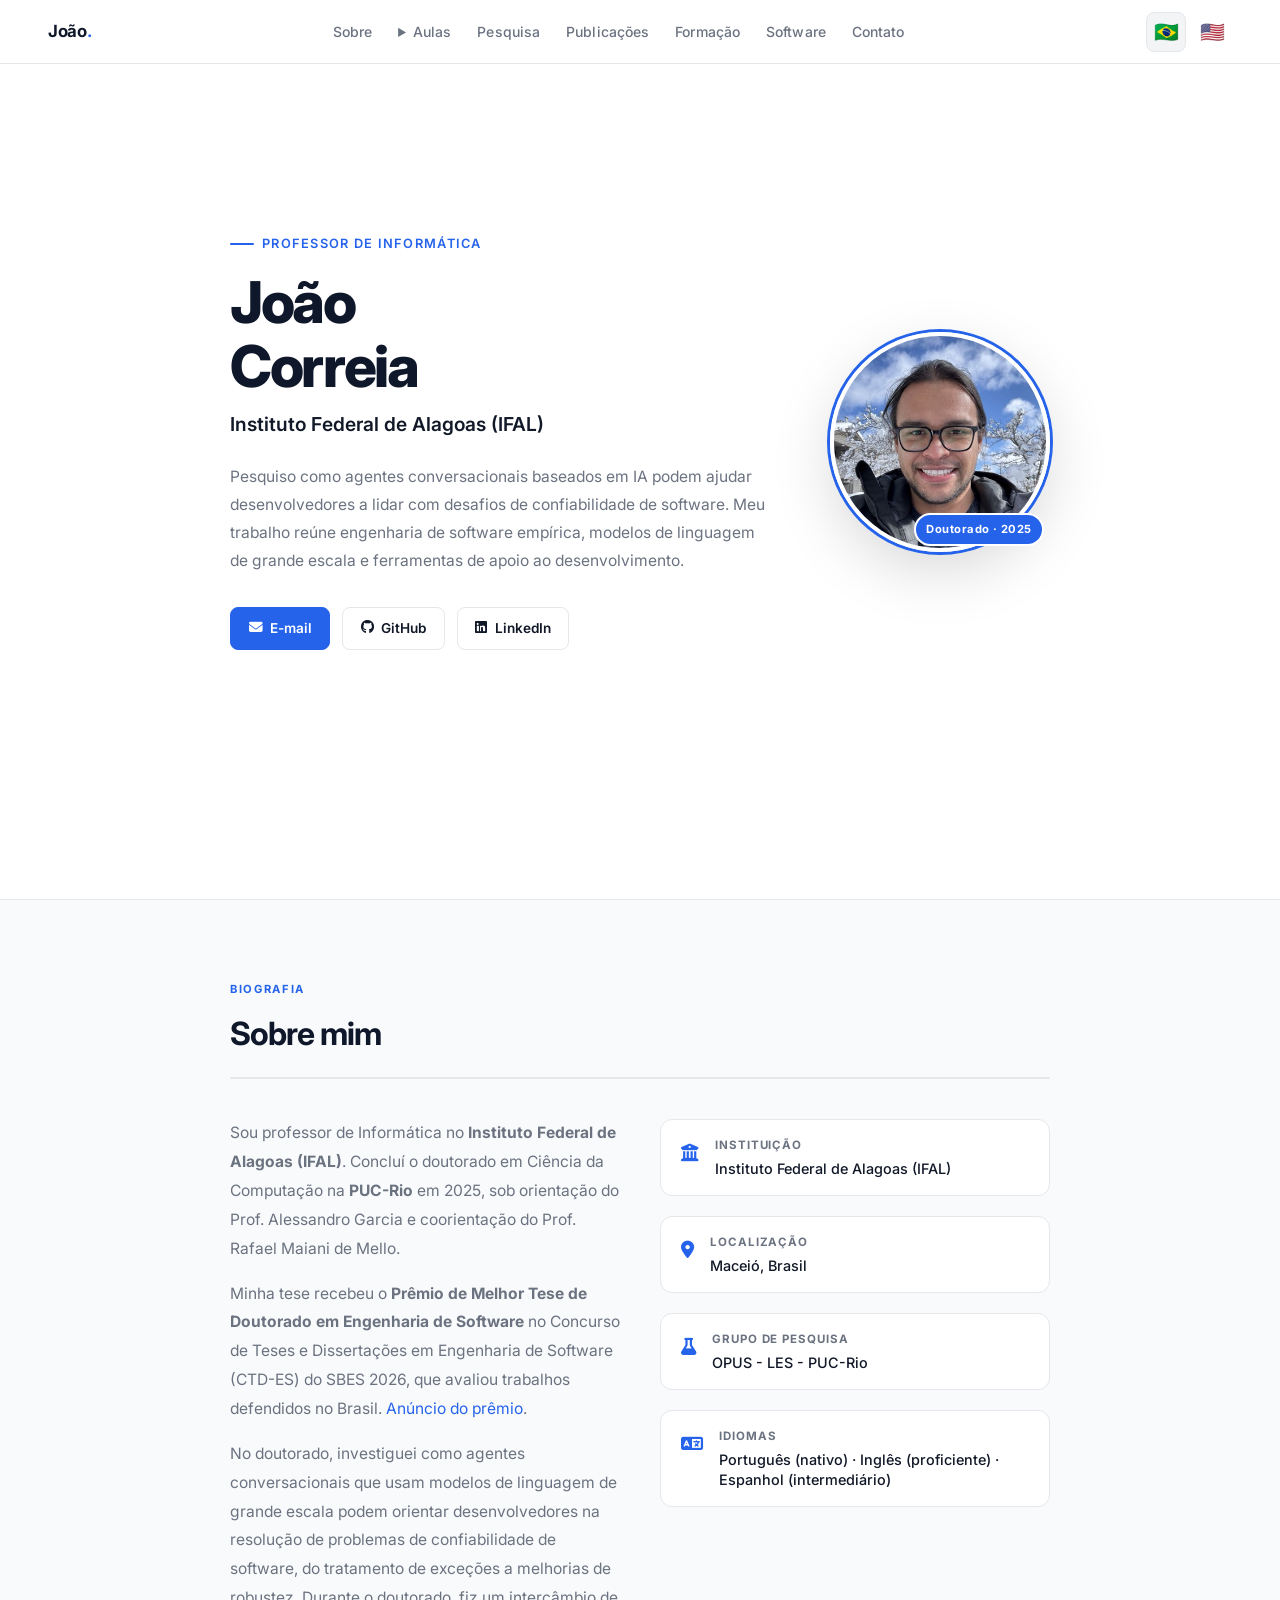
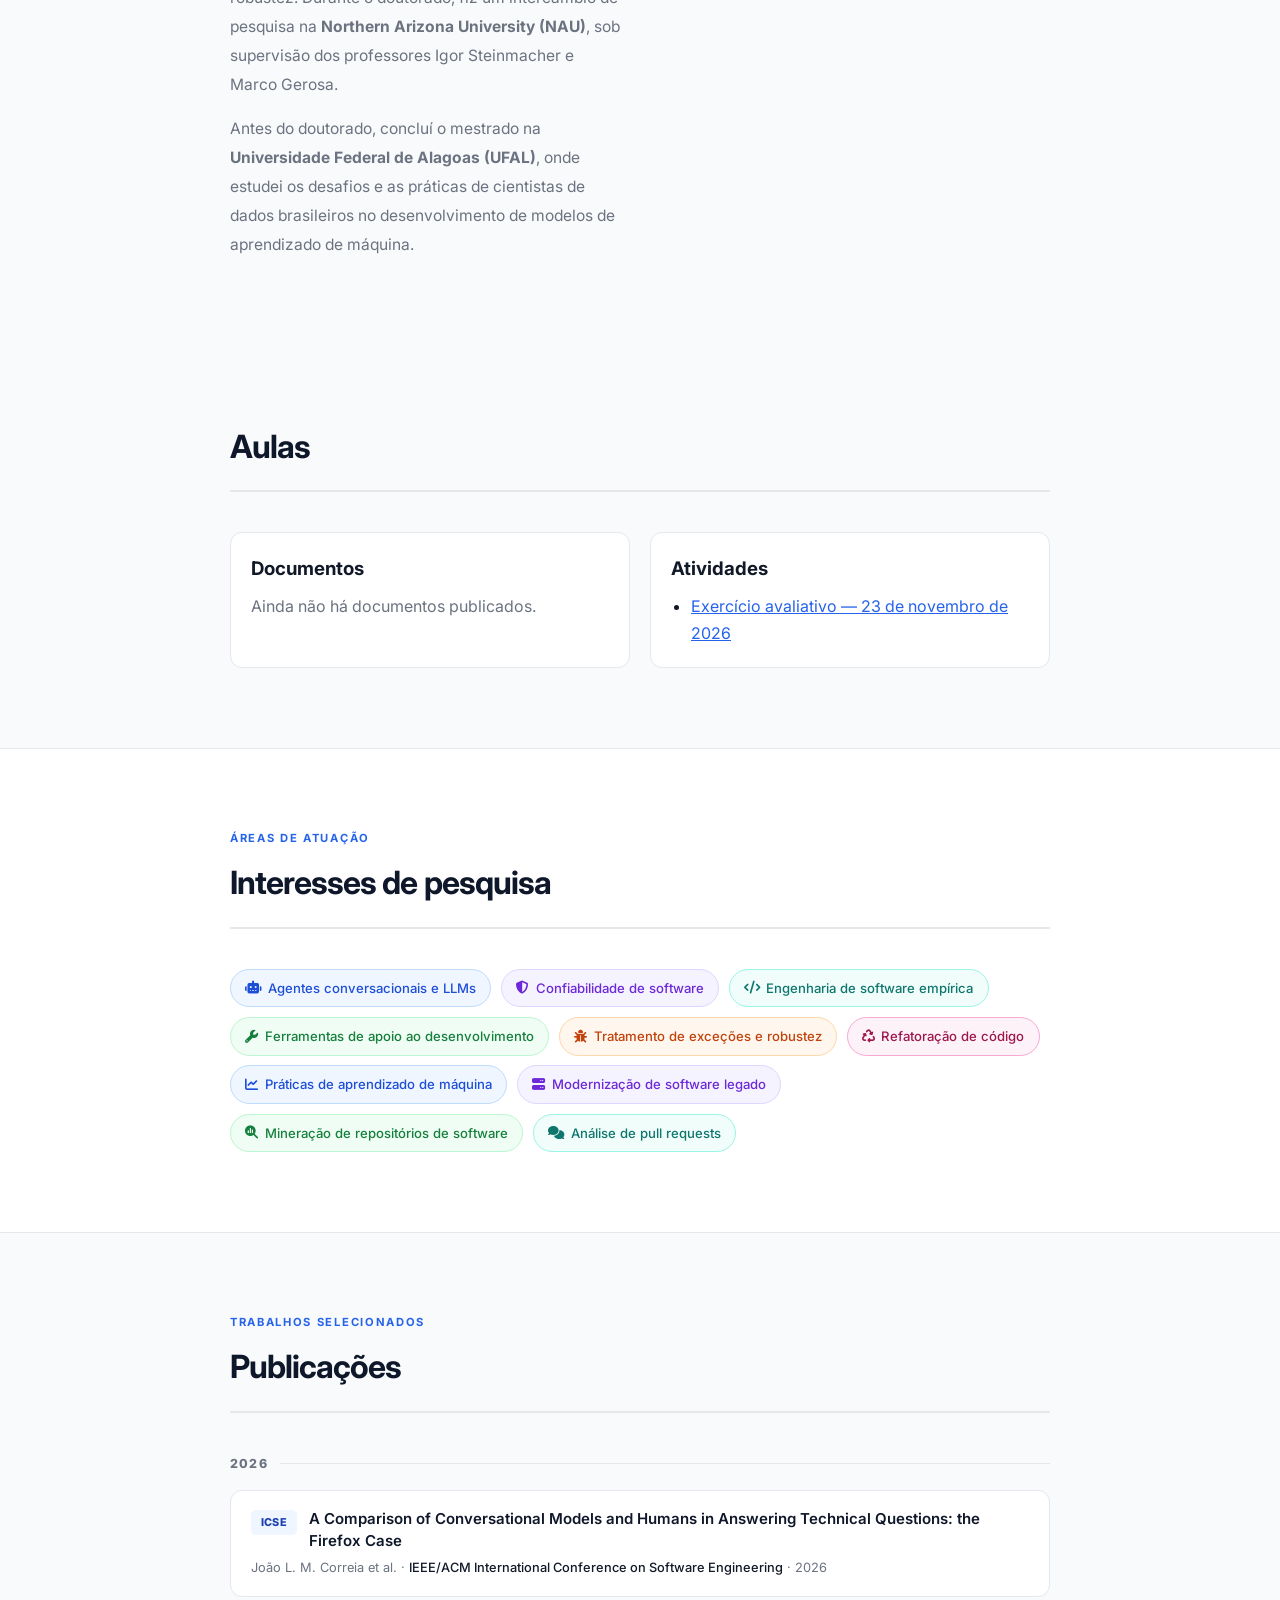
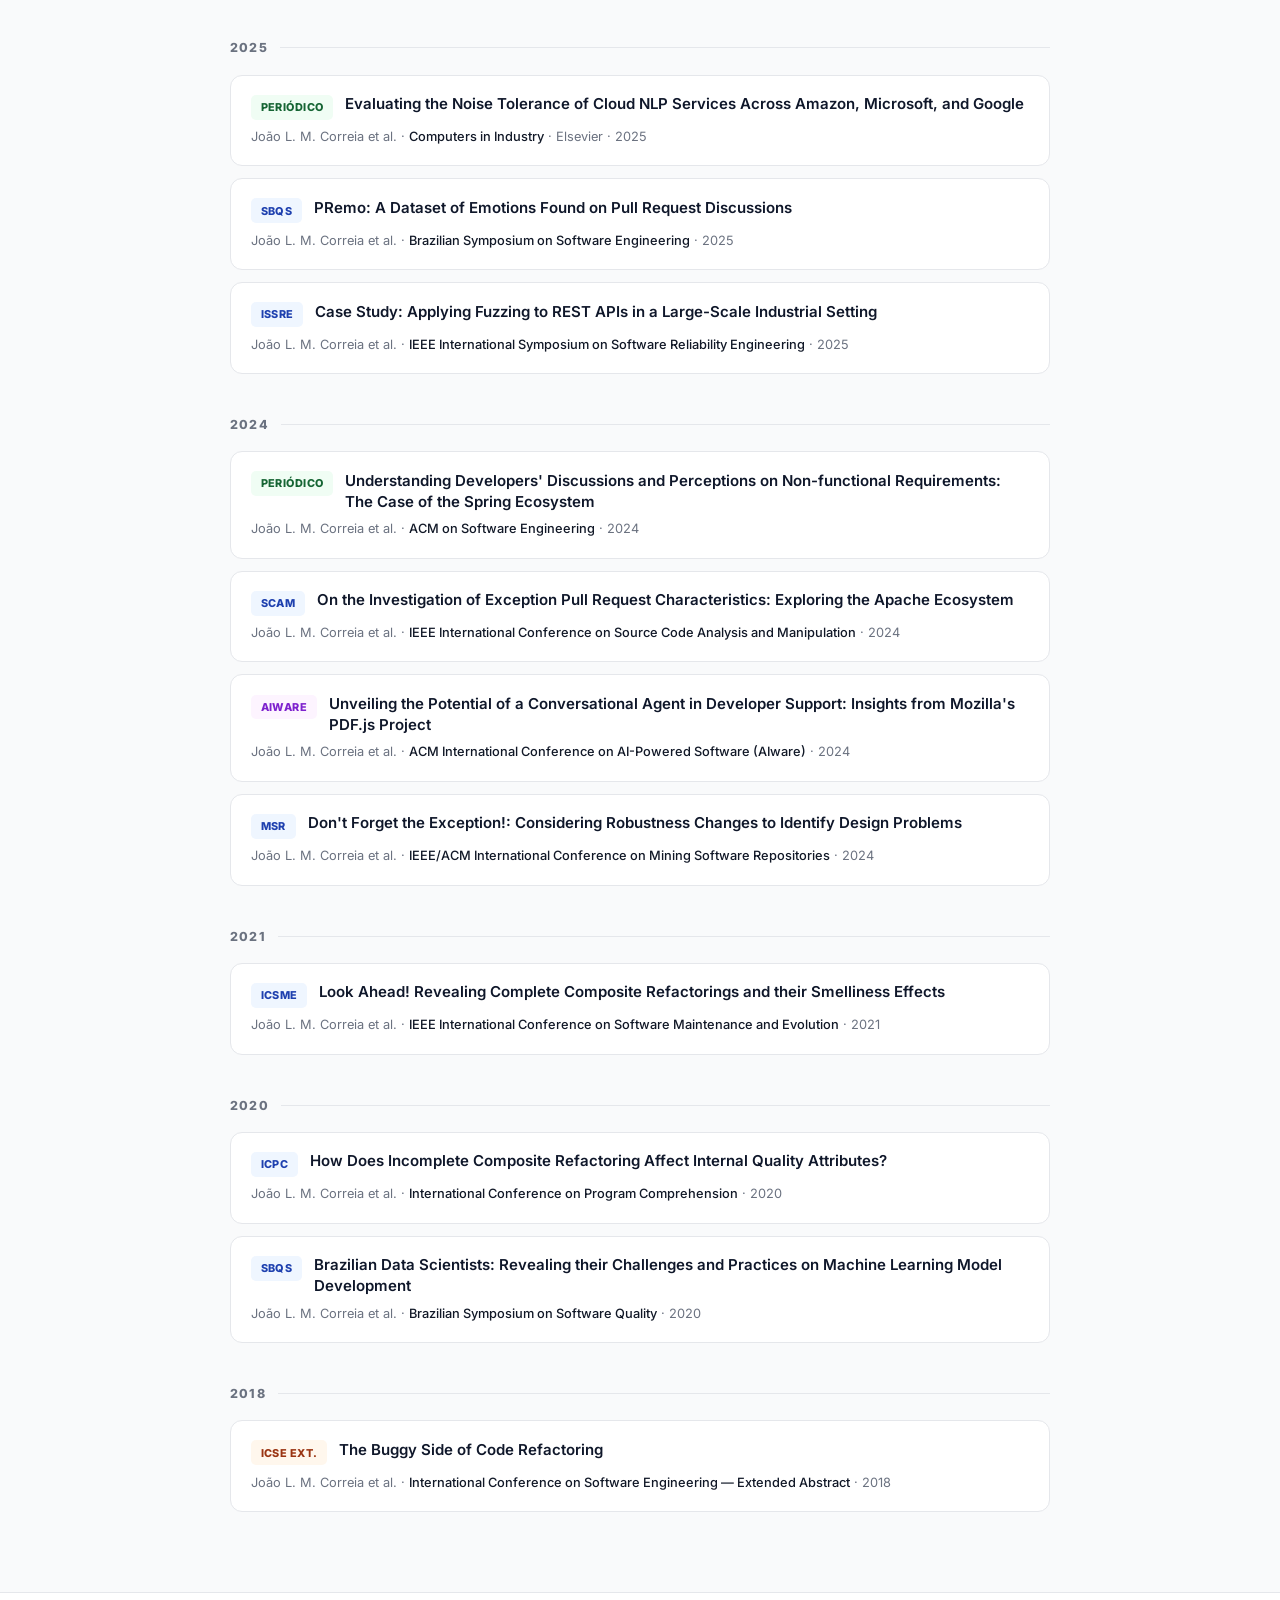
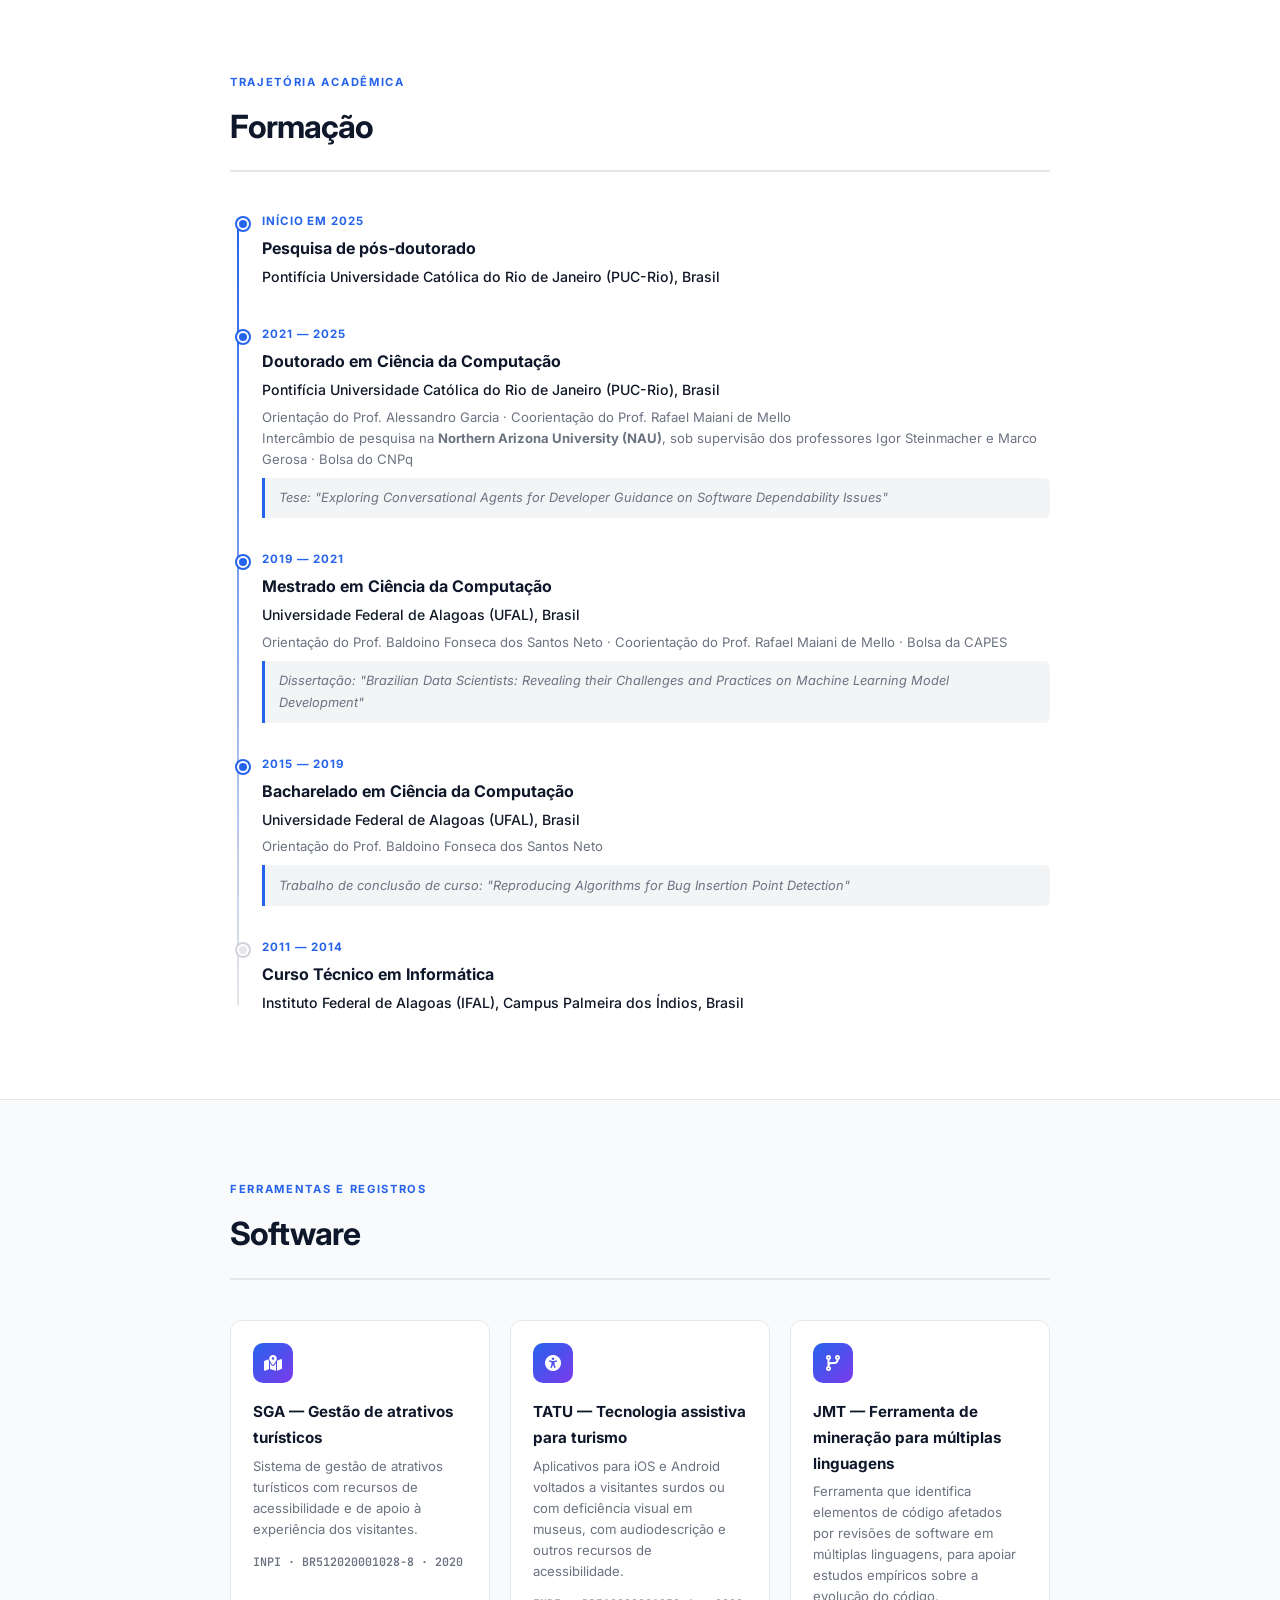
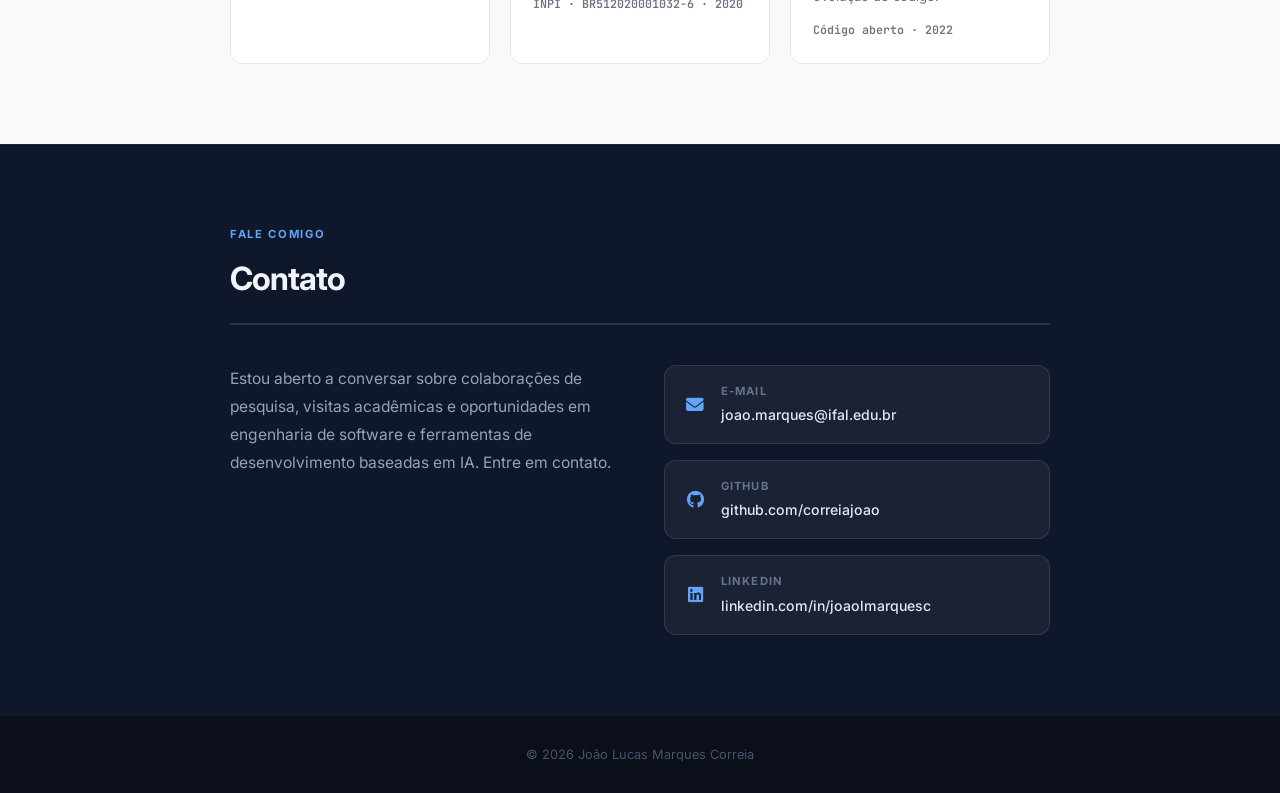
<file: index.html>
<!DOCTYPE html>
<html lang="pt-BR">
<head>
  <meta charset="UTF-8" />
  <meta name="viewport" content="width=device-width, initial-scale=1.0" />
  <title>João Correia — Professor de Informática no IFAL</title>
  <meta name="description" content="Professor de Informática no Instituto Federal de Alagoas (IFAL) e pesquisador em Engenharia de Software." />

  <!-- Fonts -->
  <link rel="preconnect" href="https://fonts.googleapis.com" />
  <link rel="preconnect" href="https://fonts.gstatic.com" crossorigin />
  <link href="https://fonts.googleapis.com/css2?family=Inter:wght@300;400;500;600;700&amp;family=JetBrains+Mono:wght@400;500&amp;display=swap" rel="stylesheet" />

  <!-- Icons -->
  <link rel="stylesheet" href="https://cdnjs.cloudflare.com/ajax/libs/font-awesome/6.5.1/css/all.min.css" />

  <link rel="stylesheet" href="site.css" />
  <link rel="alternate" hreflang="pt-BR" href="./" />
  <link rel="alternate" hreflang="en" href="en/" />
  <link rel="alternate" hreflang="x-default" href="./" />
</head>
<body>

  <!-- ── Navigation ────────────────────────────────────────────── -->
  <nav aria-label="Navegação principal">
    <div class="nav-logo">João<span>.</span></div>
    <ul class="nav-links" id="navLinks">
      <li><a href="#about">Sobre</a></li>
      <li>
        <details class="classes-menu" id="classesMenu">
          <summary>Aulas</summary>
          <ul class="classes-submenu">
            <li><a href="#documents">Documentos</a></li>
            <li><a href="#activities">Atividades</a></li>
          </ul>
        </details>
      </li>
      <li><a href="#research">Pesquisa</a></li>
      <li><a href="#publications">Publicações</a></li>
      <li><a href="#education">Formação</a></li>
      <li><a href="#software">Software</a></li>
      <li><a href="#contact">Contato</a></li>
    </ul>
    <div class="nav-controls">
      <div class="language-switch" role="group" aria-label="Idioma">
        <a href="./" hreflang="pt-BR" lang="pt-BR" aria-label="Português do Brasil" title="Português do Brasil" aria-current="page"><span aria-hidden="true">🇧🇷</span></a>
        <a href="en/" hreflang="en" lang="en" aria-label="English" title="English"><span aria-hidden="true">🇺🇸</span></a>
      </div>
      <button type="button" class="nav-toggle" id="navToggle" aria-label="Abrir ou fechar menu" aria-expanded="false" aria-controls="navLinks">
        <span aria-hidden="true">☰</span>
      </button>
    </div>
  </nav>

  <!-- ── Hero ──────────────────────────────────────────────────── -->
  <section id="hero">
    <div class="hero-inner">
      <div class="hero-content">
        <div class="hero-eyebrow">Professor de Informática</div>
        <h1 class="hero-name">João<br/>Correia</h1>
        <p class="hero-title">
          <strong>Instituto Federal de Alagoas (IFAL)</strong>
        </p>
        <p class="hero-bio">
          Pesquiso como agentes conversacionais baseados em IA podem ajudar
          desenvolvedores a lidar com desafios de confiabilidade de software. Meu trabalho reúne
          engenharia de software empírica, modelos de linguagem de grande escala e ferramentas de apoio ao desenvolvimento.
        </p>
        <div class="hero-links">
          <a href="mailto:joao.marques@ifal.edu.br" class="btn btn-primary">
            <i class="fa-solid fa-envelope"></i> E-mail
          </a>
          <a href="https://github.com/correiajoao" class="btn btn-ghost" target="_blank" rel="noopener">
            <i class="fa-brands fa-github"></i> GitHub
          </a>
          <a href="https://www.linkedin.com/in/joaolmarquesc/" class="btn btn-ghost" target="_blank" rel="noopener">
            <i class="fa-brands fa-linkedin"></i> LinkedIn
          </a>
        </div>
      </div>

      <div class="hero-photo-wrap">
        <img
          src="images/profile.jpeg"
          alt="João Correia"
          class="hero-photo"
          width="220" height="220"
        />
        <span class="hero-badge">Doutorado · 2025</span>
      </div>
    </div>
  </section>

  <!-- ── About ─────────────────────────────────────────────────── -->
  <section id="about">
    <div class="container">
      <p class="section-label">Biografia</p>
      <h2 class="section-title">Sobre mim</h2>
      <div class="about-grid">
        <div class="about-text">
          <p>
            Sou professor de Informática no <strong>Instituto Federal de Alagoas (IFAL)</strong>.
            Concluí o doutorado em Ciência da Computação na <strong>PUC-Rio</strong> em 2025,
            sob orientação do Prof. Alessandro Garcia e coorientação do Prof. Rafael Maiani de Mello.
          </p>
          <p>
            Minha tese recebeu o <strong>Prêmio de Melhor Tese de Doutorado em Engenharia de Software</strong> no Concurso de Teses e Dissertações em Engenharia de Software (CTD-ES) do SBES 2026, que avaliou trabalhos defendidos no Brasil.
            <a href="https://www.ppgi.ufrj.br/2026/09/13/destaques-no-congresso-brasileiro-de-engenharia-de-software/">Anúncio do prêmio</a>.
          </p>
          <p>
            No doutorado, investiguei como agentes conversacionais que usam modelos de linguagem de grande escala
            podem orientar desenvolvedores na resolução de problemas de confiabilidade de software,
            do tratamento de exceções a melhorias de robustez. Durante o doutorado, fiz um intercâmbio de pesquisa na
            <strong>Northern Arizona University (NAU)</strong>, sob supervisão dos professores Igor Steinmacher e Marco Gerosa.
          </p>
          <p>
            Antes do doutorado, concluí o mestrado na <strong>Universidade Federal de Alagoas (UFAL)</strong>,
            onde estudei os desafios e as práticas de cientistas de dados brasileiros no desenvolvimento
            de modelos de aprendizado de máquina.
          </p>
        </div>

        <div class="about-facts">
          <div class="fact-row">
            <div class="fact-icon"><i class="fa-solid fa-building-columns"></i></div>
            <div>
              <div class="fact-label">Instituição</div>
              <div class="fact-value">Instituto Federal de Alagoas (IFAL)</div>
            </div>
          </div>
          <div class="fact-row">
            <div class="fact-icon"><i class="fa-solid fa-location-dot"></i></div>
            <div>
              <div class="fact-label">Localização</div>
              <div class="fact-value">Maceió, Brasil</div>
            </div>
          </div>
          <div class="fact-row">
            <div class="fact-icon"><i class="fa-solid fa-flask"></i></div>
            <div>
              <div class="fact-label">Grupo de pesquisa</div>
              <div class="fact-value">OPUS - LES - PUC-Rio</div>
            </div>
          </div>
          <div class="fact-row">
            <div class="fact-icon"><i class="fa-solid fa-language"></i></div>
            <div>
              <div class="fact-label">Idiomas</div>
              <div class="fact-value">Português (nativo) · Inglês (proficiente) · Espanhol (intermediário)</div>
            </div>
          </div>
        </div>
      </div>
    </div>
  </section>

  <section id="classes">
    <div class="container">
      <h2 class="section-title">Aulas</h2>
      <div class="class-resources">
        <article id="documents">
          <h3>Documentos</h3>
          <p>Ainda não há documentos publicados.</p>
        </article>
        <article id="activities">
          <h3>Atividades</h3>
          <p>Ainda não há atividades publicadas.</p>
        </article>
      </div>
    </div>
  </section>

  <!-- ── Interesses de pesquisa ────────────────────────────────────── -->
  <section id="research">
    <div class="container">
      <p class="section-label">Áreas de atuação</p>
      <h2 class="section-title">Interesses de pesquisa</h2>
      <div class="tags-wrap">
        <span class="tag tag-blue"><i class="fa-solid fa-robot"></i> Agentes conversacionais e LLMs</span>
        <span class="tag tag-purple"><i class="fa-solid fa-shield-halved"></i> Confiabilidade de software</span>
        <span class="tag tag-teal"><i class="fa-solid fa-code"></i> Engenharia de software empírica</span>
        <span class="tag tag-green"><i class="fa-solid fa-wrench"></i> Ferramentas de apoio ao desenvolvimento</span>
        <span class="tag tag-orange"><i class="fa-solid fa-bug"></i> Tratamento de exceções e robustez</span>
        <span class="tag tag-pink"><i class="fa-solid fa-recycle"></i> Refatoração de código</span>
        <span class="tag tag-blue"><i class="fa-solid fa-chart-line"></i> Práticas de aprendizado de máquina</span>
        <span class="tag tag-purple"><i class="fa-solid fa-server"></i> Modernização de software legado</span>
        <span class="tag tag-green"><i class="fa-solid fa-magnifying-glass-chart"></i> Mineração de repositórios de software</span>
        <span class="tag tag-teal"><i class="fa-solid fa-comments"></i> Análise de pull requests</span>
      </div>
    </div>
  </section>

  <!-- ── Publications ──────────────────────────────────────────── -->
  <section id="publications">
    <div class="container">
      <p class="section-label">Trabalhos selecionados</p>
      <h2 class="section-title">Publicações</h2>

      <!-- 2026 -->
      <div class="pub-year-group">
        <div class="pub-year">2026</div>

        <div class="pub-item">
          <div class="pub-header">
            <span class="pub-venue-badge badge-conf">ICSE</span>
            <div class="pub-title" lang="en">A Comparison of Conversational Models and Humans in Answering Technical Questions: the Firefox Case</div>
          </div>
          <div class="pub-meta">
            João L. M. Correia et al. ·
            <em lang="en">IEEE/ACM International Conference on Software Engineering</em> · 2026
          </div>
        </div>
      </div>

      <!-- 2025 -->
      <div class="pub-year-group">
        <div class="pub-year">2025</div>

        <div class="pub-item">
          <div class="pub-header">
            <span class="pub-venue-badge badge-journal">Periódico</span>
            <div class="pub-title" lang="en">Evaluating the Noise Tolerance of Cloud NLP Services Across Amazon, Microsoft, and Google</div>
          </div>
          <div class="pub-meta">
            João L. M. Correia et al. ·
            <em lang="en">Computers in Industry</em> · Elsevier · 2025
          </div>
        </div>

        <div class="pub-item">
          <div class="pub-header">
            <span class="pub-venue-badge badge-conf">SBQS</span>
            <div class="pub-title" lang="en">PRemo: A Dataset of Emotions Found on Pull Request Discussions</div>
          </div>
          <div class="pub-meta">
            João L. M. Correia et al. ·
            <em lang="en">Brazilian Symposium on Software Engineering</em> · 2025
          </div>
        </div>

        <div class="pub-item">
          <div class="pub-header">
            <span class="pub-venue-badge badge-conf">ISSRE</span>
            <div class="pub-title" lang="en">Case Study: Applying Fuzzing to REST APIs in a Large-Scale Industrial Setting</div>
          </div>
          <div class="pub-meta">
            João L. M. Correia et al. ·
            <em lang="en">IEEE International Symposium on Software Reliability Engineering</em> · 2025
          </div>
        </div>
      </div>

      <!-- 2024 -->
      <div class="pub-year-group">
        <div class="pub-year">2024</div>

        <div class="pub-item">
          <div class="pub-header">
            <span class="pub-venue-badge badge-journal">Periódico</span>
            <div class="pub-title" lang="en">Understanding Developers' Discussions and Perceptions on Non-functional Requirements: The Case of the Spring Ecosystem</div>
          </div>
          <div class="pub-meta">
            João L. M. Correia et al. ·
            <em lang="en">ACM on Software Engineering</em> · 2024
          </div>
        </div>

        <div class="pub-item">
          <div class="pub-header">
            <span class="pub-venue-badge badge-conf">SCAM</span>
            <div class="pub-title" lang="en">On the Investigation of Exception Pull Request Characteristics: Exploring the Apache Ecosystem</div>
          </div>
          <div class="pub-meta">
            João L. M. Correia et al. ·
            <em lang="en">IEEE International Conference on Source Code Analysis and Manipulation</em> · 2024
          </div>
        </div>

        <div class="pub-item">
          <div class="pub-header">
            <span class="pub-venue-badge badge-workshop">AIware</span>
            <div class="pub-title" lang="en">Unveiling the Potential of a Conversational Agent in Developer Support: Insights from Mozilla's PDF.js Project</div>
          </div>
          <div class="pub-meta">
            João L. M. Correia et al. ·
            <em lang="en">ACM International Conference on AI-Powered Software (AIware)</em> · 2024
          </div>
        </div>

        <div class="pub-item">
          <div class="pub-header">
            <span class="pub-venue-badge badge-conf">MSR</span>
            <div class="pub-title" lang="en">Don't Forget the Exception!: Considering Robustness Changes to Identify Design Problems</div>
          </div>
          <div class="pub-meta">
            João L. M. Correia et al. ·
            <em lang="en">IEEE/ACM International Conference on Mining Software Repositories</em> · 2024
          </div>
        </div>
      </div>

      <!-- 2021 -->
      <div class="pub-year-group">
        <div class="pub-year">2021</div>

        <div class="pub-item">
          <div class="pub-header">
            <span class="pub-venue-badge badge-conf">ICSME</span>
            <div class="pub-title" lang="en">Look Ahead! Revealing Complete Composite Refactorings and their Smelliness Effects</div>
          </div>
          <div class="pub-meta">
            João L. M. Correia et al. ·
            <em lang="en">IEEE International Conference on Software Maintenance and Evolution</em> · 2021
          </div>
        </div>
      </div>

      <!-- 2020 -->
      <div class="pub-year-group">
        <div class="pub-year">2020</div>

        <div class="pub-item">
          <div class="pub-header">
            <span class="pub-venue-badge badge-conf">ICPC</span>
            <div class="pub-title" lang="en">How Does Incomplete Composite Refactoring Affect Internal Quality Attributes?</div>
          </div>
          <div class="pub-meta">
            João L. M. Correia et al. ·
            <em lang="en">International Conference on Program Comprehension</em> · 2020
          </div>
        </div>

        <div class="pub-item">
          <div class="pub-header">
            <span class="pub-venue-badge badge-conf">SBQS</span>
            <div class="pub-title" lang="en">Brazilian Data Scientists: Revealing their Challenges and Practices on Machine Learning Model Development</div>
          </div>
          <div class="pub-meta">
            João L. M. Correia et al. ·
            <em lang="en">Brazilian Symposium on Software Quality</em> · 2020
          </div>
        </div>
      </div>

      <!-- 2018 -->
      <div class="pub-year-group">
        <div class="pub-year">2018</div>

        <div class="pub-item">
          <div class="pub-header">
            <span class="pub-venue-badge badge-ext">ICSE ext.</span>
            <div class="pub-title" lang="en">The Buggy Side of Code Refactoring</div>
          </div>
          <div class="pub-meta">
            João L. M. Correia et al. ·
            <em lang="en">International Conference on Software Engineering — Extended Abstract</em> · 2018
          </div>
        </div>
      </div>

    </div>
  </section>

  <!-- ── Education ─────────────────────────────────────────────── -->
  <section id="education">
    <div class="container">
      <p class="section-label">Trajetória acadêmica</p>
      <h2 class="section-title">Formação</h2>
      <div class="timeline">

        <div class="tl-item">
          <div class="tl-dot"></div>
          <div class="tl-period">Início em 2025</div>
          <div class="tl-degree">Pesquisa de pós-doutorado</div>
          <div class="tl-institution">Pontifícia Universidade Católica do Rio de Janeiro (PUC-Rio), Brasil</div>
        </div>

        <div class="tl-item">
          <div class="tl-dot"></div>
          <div class="tl-period">2021 — 2025</div>
          <div class="tl-degree">Doutorado em Ciência da Computação</div>
          <div class="tl-institution">Pontifícia Universidade Católica do Rio de Janeiro (PUC-Rio), Brasil</div>
          <div class="tl-detail">
            Orientação do Prof. Alessandro Garcia · Coorientação do Prof. Rafael Maiani de Mello<br/>
            Intercâmbio de pesquisa na <strong>Northern Arizona University (NAU)</strong>, sob supervisão dos professores Igor Steinmacher e Marco Gerosa · Bolsa do CNPq
          </div>
          <div class="tl-thesis">
            Tese: <span lang="en">"Exploring Conversational Agents for Developer Guidance on Software Dependability Issues"</span>
          </div>
        </div>

        <div class="tl-item">
          <div class="tl-dot"></div>
          <div class="tl-period">2019 — 2021</div>
          <div class="tl-degree">Mestrado em Ciência da Computação</div>
          <div class="tl-institution">Universidade Federal de Alagoas (UFAL), Brasil</div>
          <div class="tl-detail">
            Orientação do Prof. Baldoino Fonseca dos Santos Neto · Coorientação do Prof. Rafael Maiani de Mello · Bolsa da CAPES
          </div>
          <div class="tl-thesis">
            Dissertação: <span lang="en">"Brazilian Data Scientists: Revealing their Challenges and Practices on Machine Learning Model Development"</span>
          </div>
        </div>

        <div class="tl-item">
          <div class="tl-dot"></div>
          <div class="tl-period">2015 — 2019</div>
          <div class="tl-degree">Bacharelado em Ciência da Computação</div>
          <div class="tl-institution">Universidade Federal de Alagoas (UFAL), Brasil</div>
          <div class="tl-detail">
            Orientação do Prof. Baldoino Fonseca dos Santos Neto
          </div>
          <div class="tl-thesis">
            Trabalho de conclusão de curso: <span lang="en">"Reproducing Algorithms for Bug Insertion Point Detection"</span>
          </div>
        </div>

        <div class="tl-item">
          <div class="tl-dot secondary"></div>
          <div class="tl-period">2011 — 2014</div>
          <div class="tl-degree">Curso Técnico em Informática</div>
          <div class="tl-institution">Instituto Federal de Alagoas (IFAL), Campus Palmeira dos Índios, Brasil</div>
        </div>

      </div>
    </div>
  </section>

  <!-- ── Software ───────────────────────────────────────────────── -->
  <section id="software">
    <div class="container">
      <p class="section-label">Ferramentas e registros</p>
      <h2 class="section-title">Software</h2>
      <div class="software-grid">

        <div class="sw-card">
          <div class="sw-icon"><i class="fa-solid fa-map-location-dot"></i></div>
          <div class="sw-name">SGA — Gestão de atrativos turísticos</div>
          <div class="sw-desc">
            Sistema de gestão de atrativos turísticos com recursos de acessibilidade
            e de apoio à experiência dos visitantes.
          </div>
          <div class="sw-meta">INPI · BR512020001028-8 · 2020</div>
        </div>

        <div class="sw-card">
          <div class="sw-icon"><i class="fa-solid fa-universal-access"></i></div>
          <div class="sw-name">TATU — Tecnologia assistiva para turismo</div>
          <div class="sw-desc">
            Aplicativos para iOS e Android voltados a visitantes surdos ou com deficiência visual
            em museus, com audiodescrição e outros recursos de acessibilidade.
          </div>
          <div class="sw-meta">INPI · BR512020001032-6 · 2020</div>
        </div>

        <div class="sw-card">
          <div class="sw-icon"><i class="fa-solid fa-code-branch"></i></div>
          <div class="sw-name">JMT — Ferramenta de mineração para múltiplas linguagens</div>
          <div class="sw-desc">
            Ferramenta que identifica elementos de código afetados por revisões de software em múltiplas linguagens,
            para apoiar estudos empíricos sobre a evolução do código.
          </div>
          <div class="sw-meta">Código aberto · 2022</div>
        </div>

      </div>
    </div>
  </section>

  <!-- ── Contact ────────────────────────────────────────────────── -->
  <section id="contact">
    <div class="container">
      <p class="section-label">Fale comigo</p>
      <h2 class="section-title">Contato</h2>
      <div class="contact-grid">
        <div class="contact-intro">
          <p>
            Estou aberto a conversar sobre colaborações de pesquisa, visitas acadêmicas
            e oportunidades em engenharia de software e ferramentas de desenvolvimento baseadas em IA.
            Entre em contato.
          </p>
        </div>

        <div class="contact-links">
          <a href="mailto:joao.marques@ifal.edu.br" class="contact-link">
            <i class="fa-solid fa-envelope"></i>
            <div>
              <div class="contact-link-label">E-mail</div>
              <div class="contact-link-value">joao.marques@ifal.edu.br</div>
            </div>
          </a>
          <a href="https://github.com/correiajoao" class="contact-link" target="_blank" rel="noopener">
            <i class="fa-brands fa-github"></i>
            <div>
              <div class="contact-link-label">GitHub</div>
              <div class="contact-link-value">github.com/correiajoao</div>
            </div>
          </a>
          <a href="https://www.linkedin.com/in/joaolmarquesc/" class="contact-link" target="_blank" rel="noopener">
            <i class="fa-brands fa-linkedin"></i>
            <div>
              <div class="contact-link-label">LinkedIn</div>
              <div class="contact-link-value">linkedin.com/in/joaolmarquesc</div>
            </div>
          </a>
        </div>
      </div>
    </div>
  </section>

  <!-- ── Footer ─────────────────────────────────────────────────── -->
  <footer>
    <p>&copy; 2026 João Lucas Marques Correia</p>
  </footer>

  <script src="class-links.js" defer></script>
  <script src="site.js" defer></script>
</body>
</html>
</file>
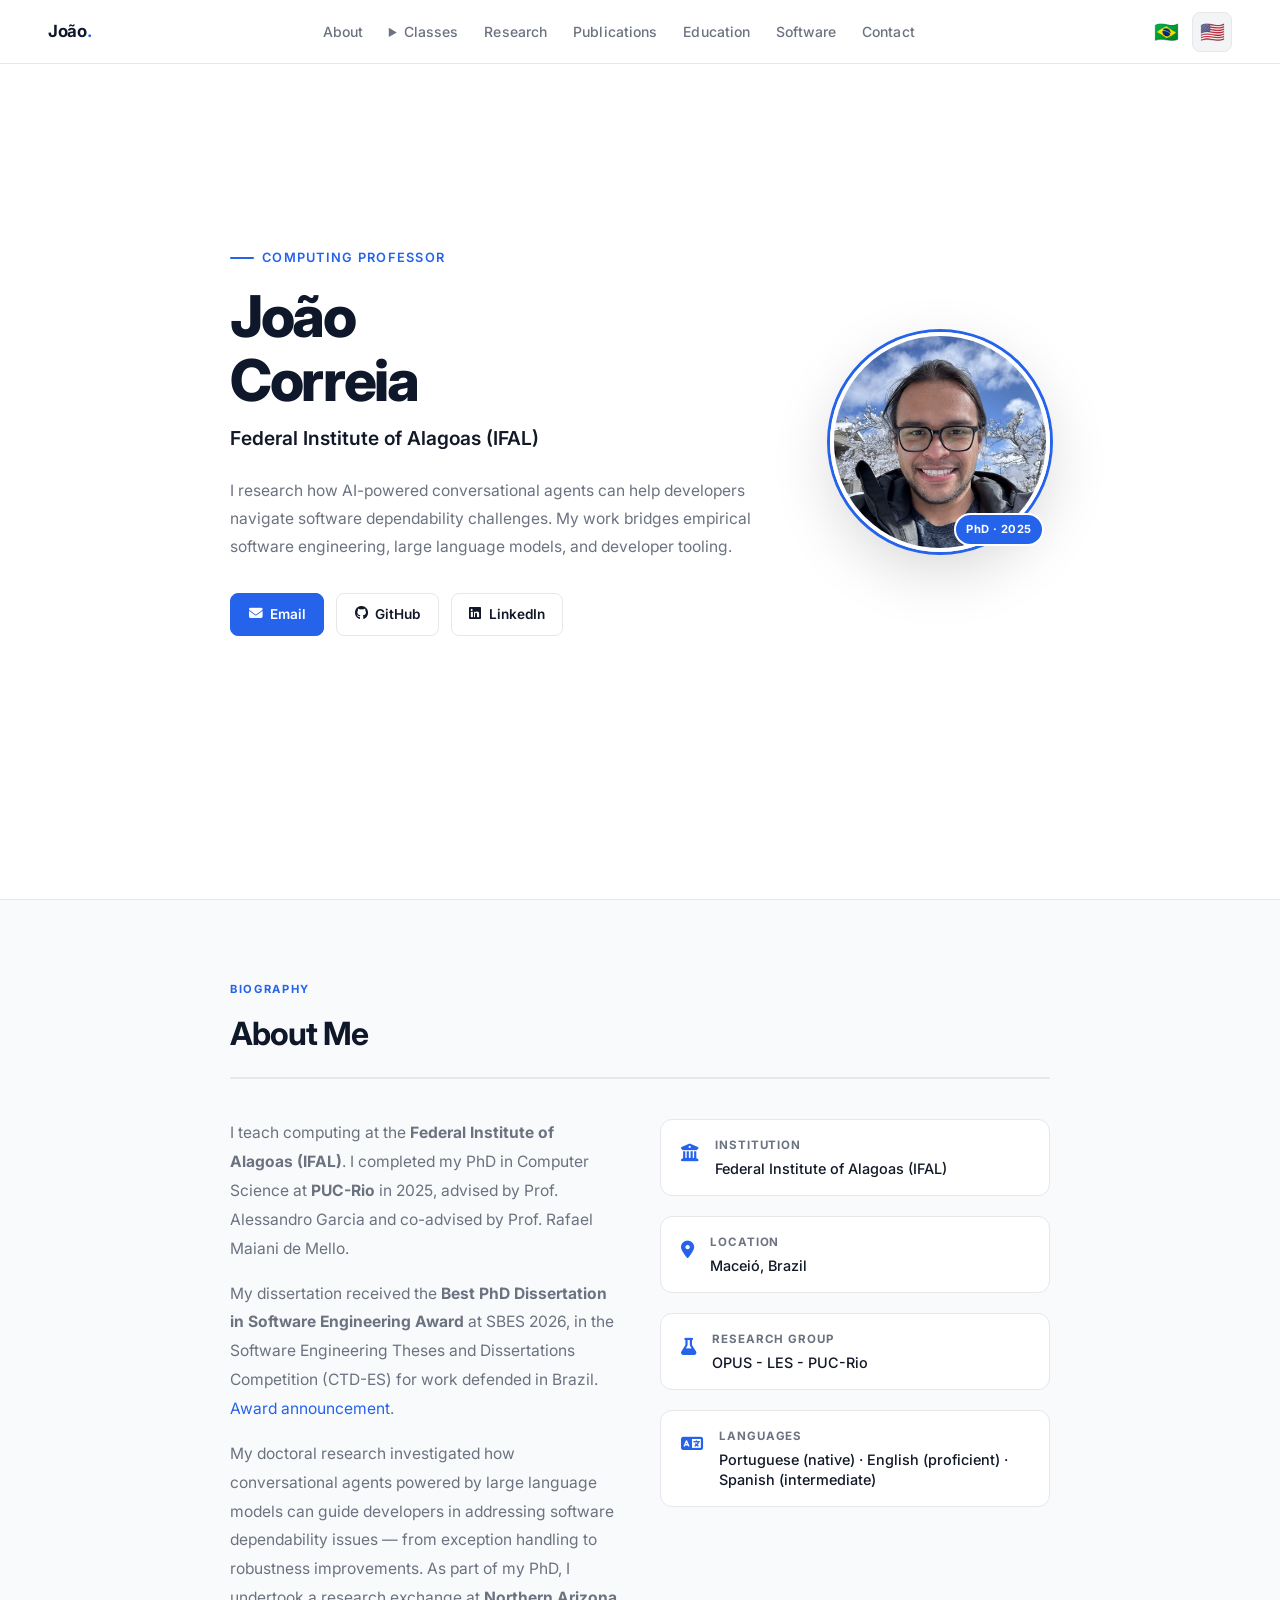
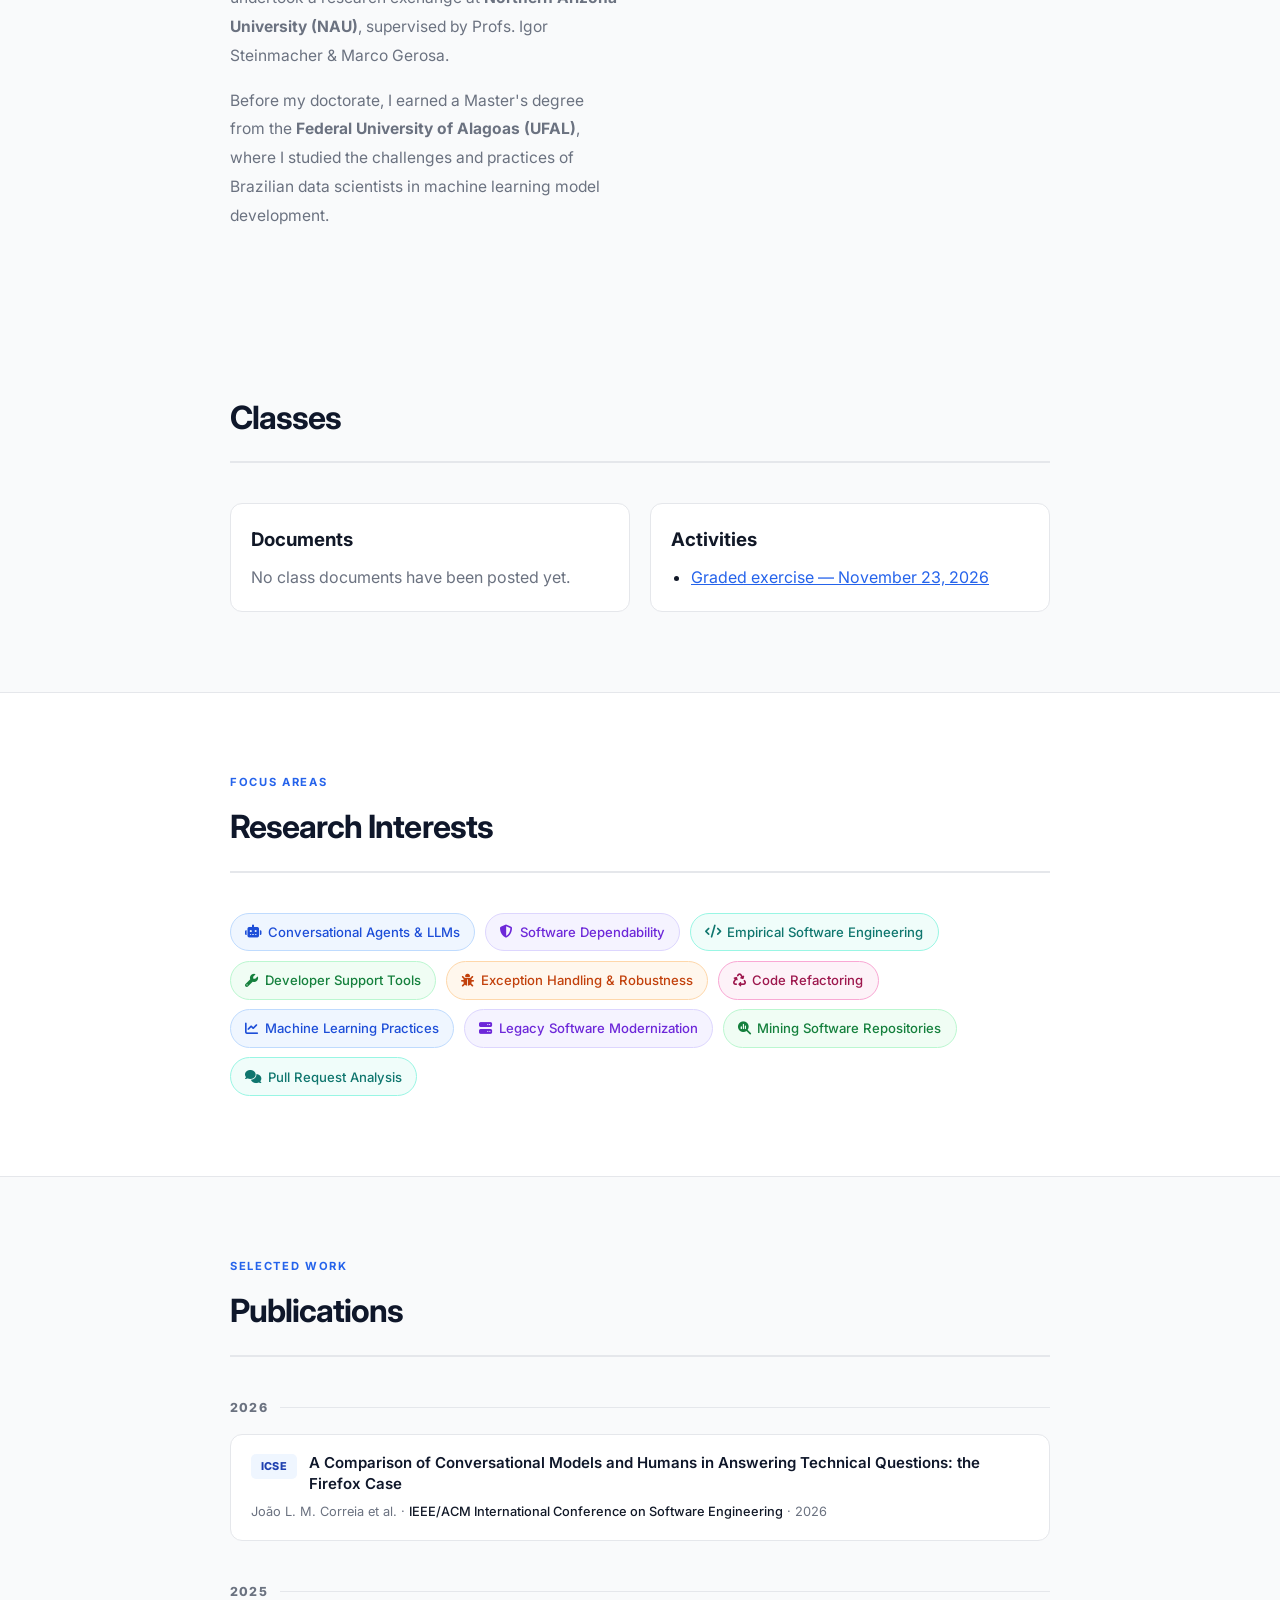
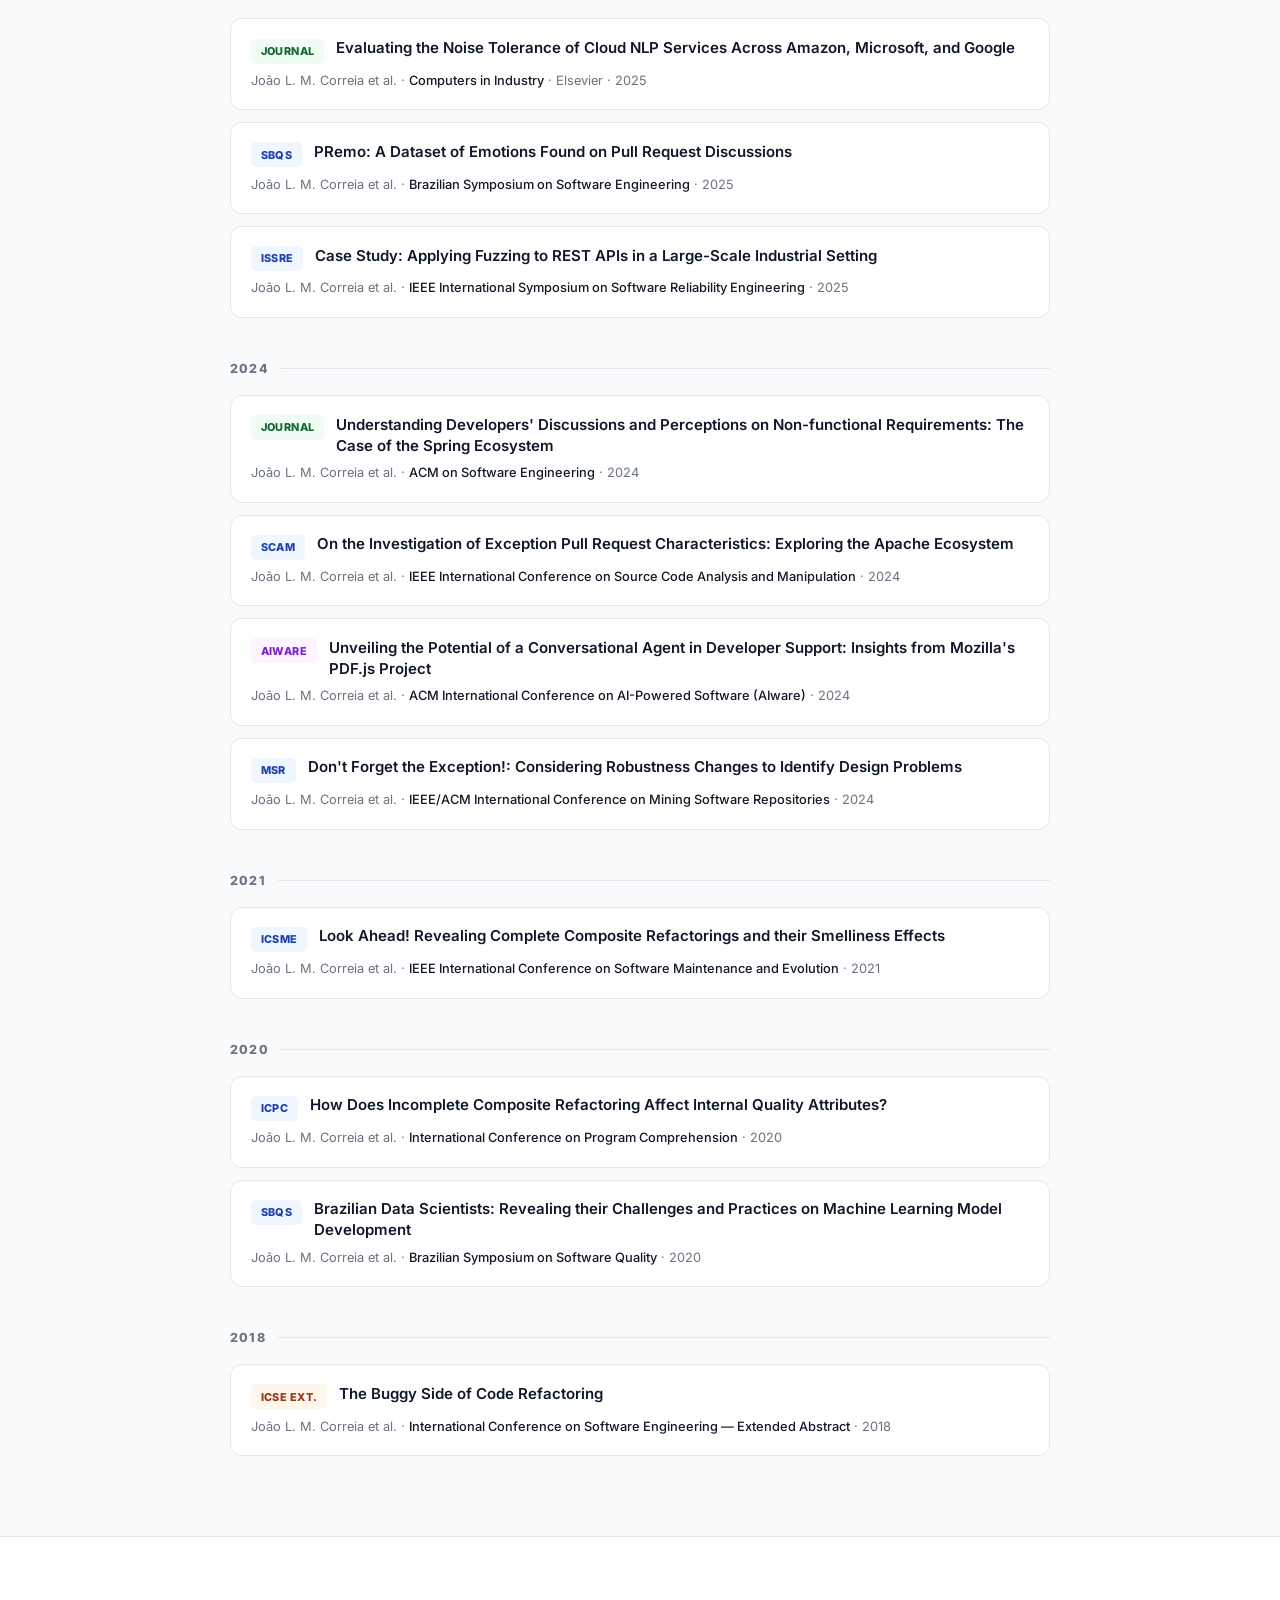
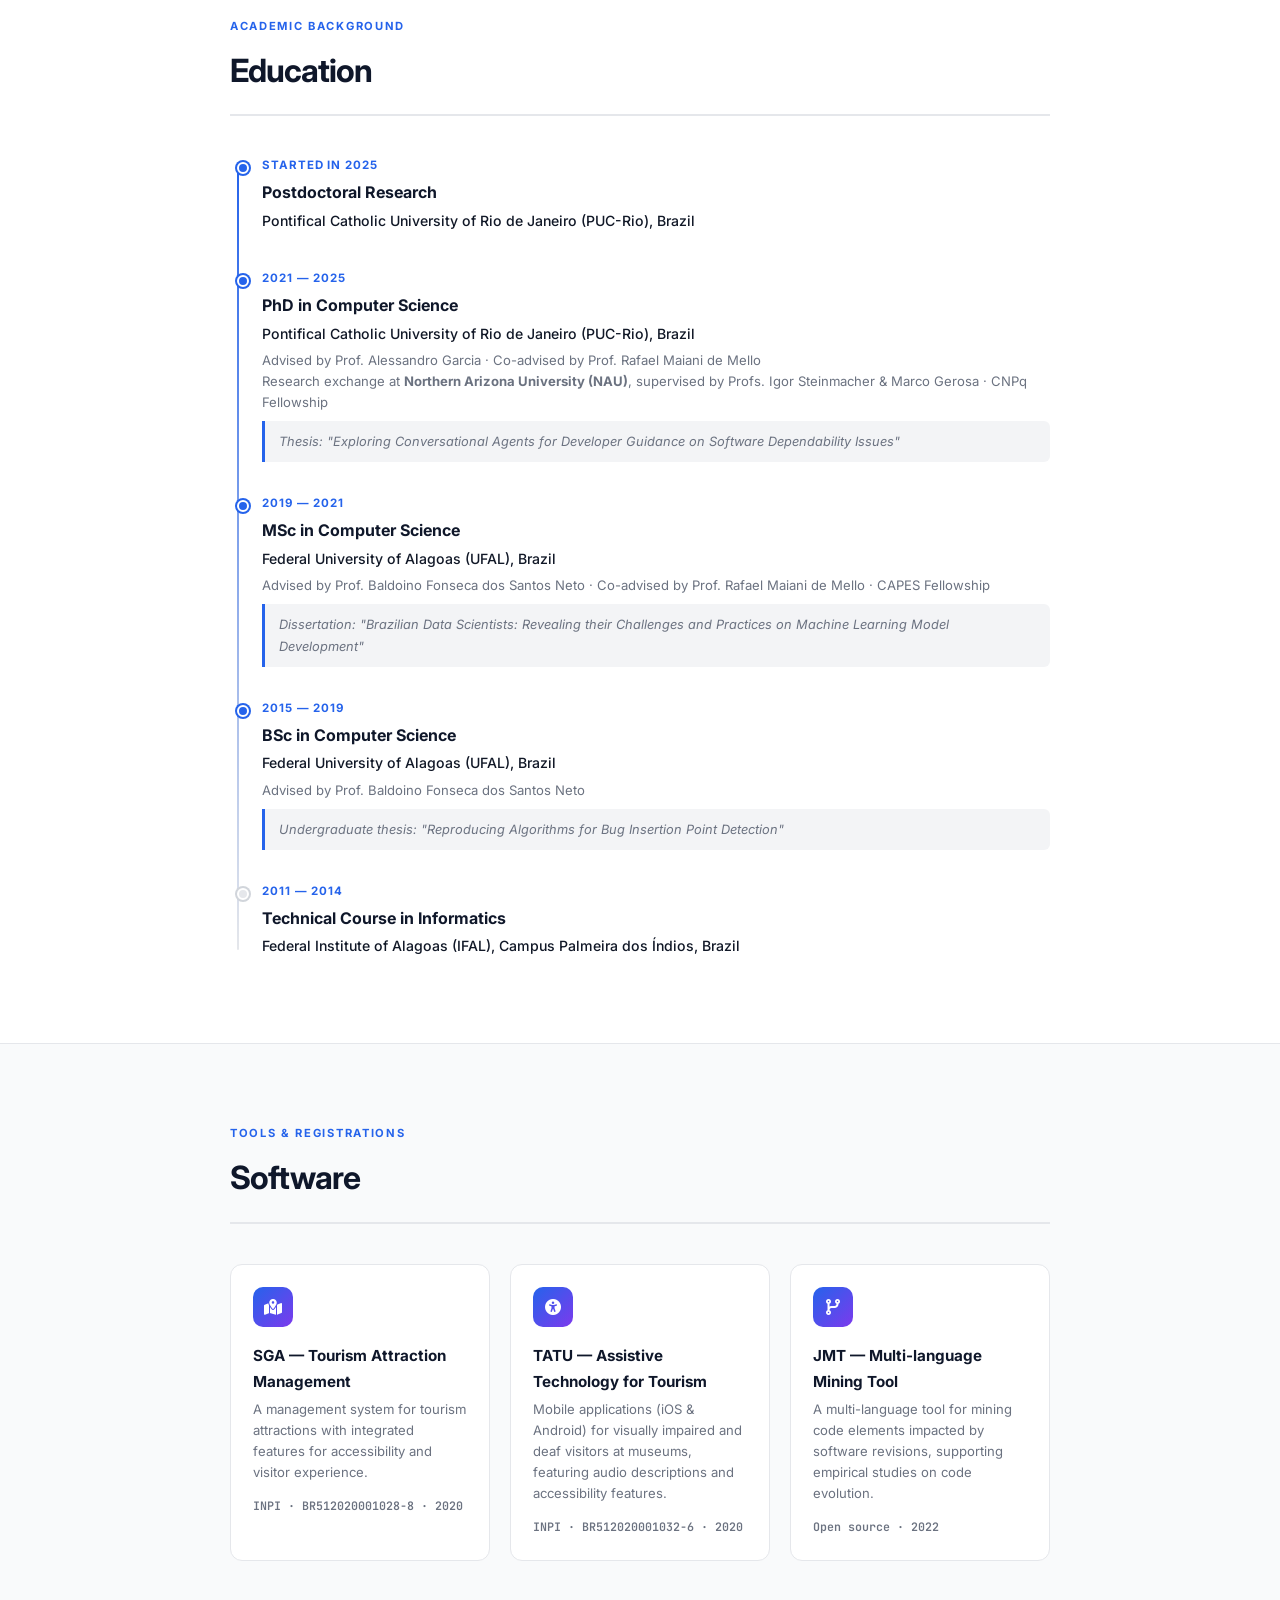
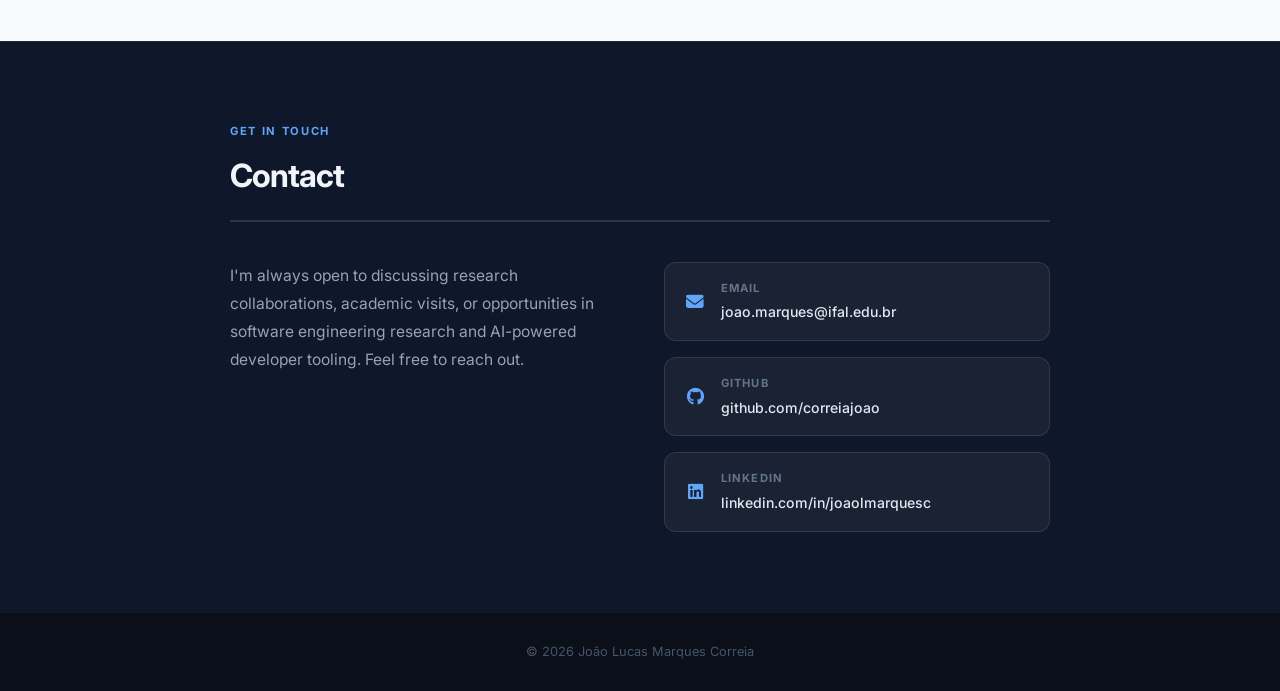
<file: en/index.html>
<!DOCTYPE html>
<html lang="en">
<head>
  <meta charset="UTF-8" />
  <meta name="viewport" content="width=device-width, initial-scale=1.0" />
  <title>João Correia — Computing Professor at IFAL</title>
  <meta name="description" content="Computing professor at the Federal Institute of Alagoas (IFAL) and software engineering researcher." />

  <!-- Fonts -->
  <link rel="preconnect" href="https://fonts.googleapis.com" />
  <link rel="preconnect" href="https://fonts.gstatic.com" crossorigin />
  <link href="https://fonts.googleapis.com/css2?family=Inter:wght@300;400;500;600;700&amp;family=JetBrains+Mono:wght@400;500&amp;display=swap" rel="stylesheet" />

  <!-- Icons -->
  <link rel="stylesheet" href="https://cdnjs.cloudflare.com/ajax/libs/font-awesome/6.5.1/css/all.min.css" />

  <link rel="stylesheet" href="../site.css" />
  <link rel="alternate" hreflang="pt-BR" href="../" />
  <link rel="alternate" hreflang="en" href="./" />
  <link rel="alternate" hreflang="x-default" href="../" />
</head>
<body>

  <!-- ── Navigation ────────────────────────────────────────────── -->
  <nav aria-label="Main navigation">
    <div class="nav-logo">João<span>.</span></div>
    <ul class="nav-links" id="navLinks">
      <li><a href="#about">About</a></li>
      <li>
        <details class="classes-menu" id="classesMenu">
          <summary>Classes</summary>
          <ul class="classes-submenu">
            <li><a href="#documents">Documents</a></li>
            <li><a href="#activities">Activities</a></li>
          </ul>
        </details>
      </li>
      <li><a href="#research">Research</a></li>
      <li><a href="#publications">Publications</a></li>
      <li><a href="#education">Education</a></li>
      <li><a href="#software">Software</a></li>
      <li><a href="#contact">Contact</a></li>
    </ul>
    <div class="nav-controls">
      <div class="language-switch" role="group" aria-label="Language">
        <a href="../" hreflang="pt-BR" lang="pt-BR" aria-label="Português do Brasil" title="Português do Brasil"><span aria-hidden="true">🇧🇷</span></a>
        <a href="./" hreflang="en" lang="en" aria-label="English" title="English" aria-current="page"><span aria-hidden="true">🇺🇸</span></a>
      </div>
      <button type="button" class="nav-toggle" id="navToggle" aria-label="Toggle menu" aria-expanded="false" aria-controls="navLinks">
        <span aria-hidden="true">☰</span>
      </button>
    </div>
  </nav>

  <!-- ── Hero ──────────────────────────────────────────────────── -->
  <section id="hero">
    <div class="hero-inner">
      <div class="hero-content">
        <div class="hero-eyebrow">Computing Professor</div>
        <h1 class="hero-name">João<br/>Correia</h1>
        <p class="hero-title">
          <strong>Federal Institute of Alagoas (IFAL)</strong>
        </p>
        <p class="hero-bio">
          I research how AI-powered conversational agents can help developers
          navigate software dependability challenges. My work bridges empirical
          software engineering, large language models, and developer tooling.
        </p>
        <div class="hero-links">
          <a href="mailto:joao.marques@ifal.edu.br" class="btn btn-primary">
            <i class="fa-solid fa-envelope"></i> Email
          </a>
          <a href="https://github.com/correiajoao" class="btn btn-ghost" target="_blank" rel="noopener">
            <i class="fa-brands fa-github"></i> GitHub
          </a>
          <a href="https://www.linkedin.com/in/joaolmarquesc/" class="btn btn-ghost" target="_blank" rel="noopener">
            <i class="fa-brands fa-linkedin"></i> LinkedIn
          </a>
        </div>
      </div>

      <div class="hero-photo-wrap">
        <img
          src="../images/profile.jpeg"
          alt="João Correia"
          class="hero-photo"
          width="220" height="220"
        />
        <span class="hero-badge">PhD · 2025</span>
      </div>
    </div>
  </section>

  <!-- ── About ─────────────────────────────────────────────────── -->
  <section id="about">
    <div class="container">
      <p class="section-label">Biography</p>
      <h2 class="section-title">About Me</h2>
      <div class="about-grid">
        <div class="about-text">
          <p>
            I teach computing at the <strong>Federal Institute of Alagoas (IFAL)</strong>.
            I completed my PhD in Computer Science at <strong>PUC-Rio</strong> in 2025,
            advised by Prof. Alessandro Garcia and co-advised by Prof. Rafael Maiani de Mello.
          </p>
          <p>
            My dissertation received the <strong>Best PhD Dissertation in Software Engineering Award</strong> at SBES 2026, in the Software Engineering Theses and Dissertations Competition (CTD-ES) for work defended in Brazil.
            <a href="https://www.ppgi.ufrj.br/2026/09/13/destaques-no-congresso-brasileiro-de-engenharia-de-software/">Award announcement</a>.
          </p>
          <p>
            My doctoral research investigated how conversational agents powered by
            large language models can guide developers in addressing software
            dependability issues — from exception handling to robustness
            improvements. As part of my PhD, I undertook a research exchange at
            <strong>Northern Arizona University (NAU)</strong>, supervised by
            Profs. Igor Steinmacher &amp; Marco Gerosa.
          </p>
          <p>
            Before my doctorate, I earned a Master's degree from the
            <strong>Federal University of Alagoas (UFAL)</strong>, where I studied
            the challenges and practices of Brazilian data scientists in machine
            learning model development.
          </p>
        </div>

        <div class="about-facts">
          <div class="fact-row">
            <div class="fact-icon"><i class="fa-solid fa-building-columns"></i></div>
            <div>
              <div class="fact-label">Institution</div>
              <div class="fact-value">Federal Institute of Alagoas (IFAL)</div>
            </div>
          </div>
          <div class="fact-row">
            <div class="fact-icon"><i class="fa-solid fa-location-dot"></i></div>
            <div>
              <div class="fact-label">Location</div>
              <div class="fact-value">Maceió, Brazil</div>
            </div>
          </div>
          <div class="fact-row">
            <div class="fact-icon"><i class="fa-solid fa-flask"></i></div>
            <div>
              <div class="fact-label">Research Group</div>
              <div class="fact-value">OPUS - LES - PUC-Rio</div>
            </div>
          </div>
          <div class="fact-row">
            <div class="fact-icon"><i class="fa-solid fa-language"></i></div>
            <div>
              <div class="fact-label">Languages</div>
              <div class="fact-value">Portuguese (native) · English (proficient) · Spanish (intermediate)</div>
            </div>
          </div>
        </div>
      </div>
    </div>
  </section>

  <section id="classes">
    <div class="container">
      <h2 class="section-title">Classes</h2>
      <div class="class-resources">
        <article id="documents">
          <h3>Documents</h3>
          <p>No class documents have been posted yet.</p>
        </article>
        <article id="activities">
          <h3>Activities</h3>
          <p>No class activities have been posted yet.</p>
        </article>
      </div>
    </div>
  </section>

  <!-- ── Research Interests ────────────────────────────────────── -->
  <section id="research">
    <div class="container">
      <p class="section-label">Focus Areas</p>
      <h2 class="section-title">Research Interests</h2>
      <div class="tags-wrap">
        <span class="tag tag-blue"><i class="fa-solid fa-robot"></i> Conversational Agents &amp; LLMs</span>
        <span class="tag tag-purple"><i class="fa-solid fa-shield-halved"></i> Software Dependability</span>
        <span class="tag tag-teal"><i class="fa-solid fa-code"></i> Empirical Software Engineering</span>
        <span class="tag tag-green"><i class="fa-solid fa-wrench"></i> Developer Support Tools</span>
        <span class="tag tag-orange"><i class="fa-solid fa-bug"></i> Exception Handling &amp; Robustness</span>
        <span class="tag tag-pink"><i class="fa-solid fa-recycle"></i> Code Refactoring</span>
        <span class="tag tag-blue"><i class="fa-solid fa-chart-line"></i> Machine Learning Practices</span>
        <span class="tag tag-purple"><i class="fa-solid fa-server"></i> Legacy Software Modernization</span>
        <span class="tag tag-green"><i class="fa-solid fa-magnifying-glass-chart"></i> Mining Software Repositories</span>
        <span class="tag tag-teal"><i class="fa-solid fa-comments"></i> Pull Request Analysis</span>
      </div>
    </div>
  </section>

  <!-- ── Publications ──────────────────────────────────────────── -->
  <section id="publications">
    <div class="container">
      <p class="section-label">Selected Work</p>
      <h2 class="section-title">Publications</h2>

      <!-- 2026 -->
      <div class="pub-year-group">
        <div class="pub-year">2026</div>

        <div class="pub-item">
          <div class="pub-header">
            <span class="pub-venue-badge badge-conf">ICSE</span>
            <div class="pub-title">A Comparison of Conversational Models and Humans in Answering Technical Questions: the Firefox Case</div>
          </div>
          <div class="pub-meta">
            João L. M. Correia et al. ·
            <em>IEEE/ACM International Conference on Software Engineering</em> · 2026
          </div>
        </div>
      </div>

      <!-- 2025 -->
      <div class="pub-year-group">
        <div class="pub-year">2025</div>

        <div class="pub-item">
          <div class="pub-header">
            <span class="pub-venue-badge badge-journal">Journal</span>
            <div class="pub-title">Evaluating the Noise Tolerance of Cloud NLP Services Across Amazon, Microsoft, and Google</div>
          </div>
          <div class="pub-meta">
            João L. M. Correia et al. ·
            <em>Computers in Industry</em> · Elsevier · 2025
          </div>
        </div>

        <div class="pub-item">
          <div class="pub-header">
            <span class="pub-venue-badge badge-conf">SBQS</span>
            <div class="pub-title">PRemo: A Dataset of Emotions Found on Pull Request Discussions</div>
          </div>
          <div class="pub-meta">
            João L. M. Correia et al. ·
            <em>Brazilian Symposium on Software Engineering</em> · 2025
          </div>
        </div>

        <div class="pub-item">
          <div class="pub-header">
            <span class="pub-venue-badge badge-conf">ISSRE</span>
            <div class="pub-title">Case Study: Applying Fuzzing to REST APIs in a Large-Scale Industrial Setting</div>
          </div>
          <div class="pub-meta">
            João L. M. Correia et al. ·
            <em>IEEE International Symposium on Software Reliability Engineering</em> · 2025
          </div>
        </div>
      </div>

      <!-- 2024 -->
      <div class="pub-year-group">
        <div class="pub-year">2024</div>

        <div class="pub-item">
          <div class="pub-header">
            <span class="pub-venue-badge badge-journal">Journal</span>
            <div class="pub-title">Understanding Developers' Discussions and Perceptions on Non-functional Requirements: The Case of the Spring Ecosystem</div>
          </div>
          <div class="pub-meta">
            João L. M. Correia et al. ·
            <em>ACM on Software Engineering</em> · 2024
          </div>
        </div>

        <div class="pub-item">
          <div class="pub-header">
            <span class="pub-venue-badge badge-conf">SCAM</span>
            <div class="pub-title">On the Investigation of Exception Pull Request Characteristics: Exploring the Apache Ecosystem</div>
          </div>
          <div class="pub-meta">
            João L. M. Correia et al. ·
            <em>IEEE International Conference on Source Code Analysis and Manipulation</em> · 2024
          </div>
        </div>

        <div class="pub-item">
          <div class="pub-header">
            <span class="pub-venue-badge badge-workshop">AIware</span>
            <div class="pub-title">Unveiling the Potential of a Conversational Agent in Developer Support: Insights from Mozilla's PDF.js Project</div>
          </div>
          <div class="pub-meta">
            João L. M. Correia et al. ·
            <em>ACM International Conference on AI-Powered Software (AIware)</em> · 2024
          </div>
        </div>

        <div class="pub-item">
          <div class="pub-header">
            <span class="pub-venue-badge badge-conf">MSR</span>
            <div class="pub-title">Don't Forget the Exception!: Considering Robustness Changes to Identify Design Problems</div>
          </div>
          <div class="pub-meta">
            João L. M. Correia et al. ·
            <em>IEEE/ACM International Conference on Mining Software Repositories</em> · 2024
          </div>
        </div>
      </div>

      <!-- 2021 -->
      <div class="pub-year-group">
        <div class="pub-year">2021</div>

        <div class="pub-item">
          <div class="pub-header">
            <span class="pub-venue-badge badge-conf">ICSME</span>
            <div class="pub-title">Look Ahead! Revealing Complete Composite Refactorings and their Smelliness Effects</div>
          </div>
          <div class="pub-meta">
            João L. M. Correia et al. ·
            <em>IEEE International Conference on Software Maintenance and Evolution</em> · 2021
          </div>
        </div>
      </div>

      <!-- 2020 -->
      <div class="pub-year-group">
        <div class="pub-year">2020</div>

        <div class="pub-item">
          <div class="pub-header">
            <span class="pub-venue-badge badge-conf">ICPC</span>
            <div class="pub-title">How Does Incomplete Composite Refactoring Affect Internal Quality Attributes?</div>
          </div>
          <div class="pub-meta">
            João L. M. Correia et al. ·
            <em>International Conference on Program Comprehension</em> · 2020
          </div>
        </div>

        <div class="pub-item">
          <div class="pub-header">
            <span class="pub-venue-badge badge-conf">SBQS</span>
            <div class="pub-title">Brazilian Data Scientists: Revealing their Challenges and Practices on Machine Learning Model Development</div>
          </div>
          <div class="pub-meta">
            João L. M. Correia et al. ·
            <em>Brazilian Symposium on Software Quality</em> · 2020
          </div>
        </div>
      </div>

      <!-- 2018 -->
      <div class="pub-year-group">
        <div class="pub-year">2018</div>

        <div class="pub-item">
          <div class="pub-header">
            <span class="pub-venue-badge badge-ext">ICSE ext.</span>
            <div class="pub-title">The Buggy Side of Code Refactoring</div>
          </div>
          <div class="pub-meta">
            João L. M. Correia et al. ·
            <em>International Conference on Software Engineering — Extended Abstract</em> · 2018
          </div>
        </div>
      </div>

    </div>
  </section>

  <!-- ── Education ─────────────────────────────────────────────── -->
  <section id="education">
    <div class="container">
      <p class="section-label">Academic Background</p>
      <h2 class="section-title">Education</h2>
      <div class="timeline">

        <div class="tl-item">
          <div class="tl-dot"></div>
          <div class="tl-period">Started in 2025</div>
          <div class="tl-degree">Postdoctoral Research</div>
          <div class="tl-institution">Pontifical Catholic University of Rio de Janeiro (PUC-Rio), Brazil</div>
        </div>

        <div class="tl-item">
          <div class="tl-dot"></div>
          <div class="tl-period">2021 — 2025</div>
          <div class="tl-degree">PhD in Computer Science</div>
          <div class="tl-institution">Pontifical Catholic University of Rio de Janeiro (PUC-Rio), Brazil</div>
          <div class="tl-detail">
            Advised by Prof. Alessandro Garcia · Co-advised by Prof. Rafael Maiani de Mello<br/>
            Research exchange at <strong>Northern Arizona University (NAU)</strong>, supervised by Profs. Igor Steinmacher &amp; Marco Gerosa · CNPq Fellowship
          </div>
          <div class="tl-thesis">
            Thesis: "Exploring Conversational Agents for Developer Guidance on Software Dependability Issues"
          </div>
        </div>

        <div class="tl-item">
          <div class="tl-dot"></div>
          <div class="tl-period">2019 — 2021</div>
          <div class="tl-degree">MSc in Computer Science</div>
          <div class="tl-institution">Federal University of Alagoas (UFAL), Brazil</div>
          <div class="tl-detail">
            Advised by Prof. Baldoino Fonseca dos Santos Neto · Co-advised by Prof. Rafael Maiani de Mello · CAPES Fellowship
          </div>
          <div class="tl-thesis">
            Dissertation: "Brazilian Data Scientists: Revealing their Challenges and Practices on Machine Learning Model Development"
          </div>
        </div>

        <div class="tl-item">
          <div class="tl-dot"></div>
          <div class="tl-period">2015 — 2019</div>
          <div class="tl-degree">BSc in Computer Science</div>
          <div class="tl-institution">Federal University of Alagoas (UFAL), Brazil</div>
          <div class="tl-detail">
            Advised by Prof. Baldoino Fonseca dos Santos Neto
          </div>
          <div class="tl-thesis">
            Undergraduate thesis: "Reproducing Algorithms for Bug Insertion Point Detection"
          </div>
        </div>

        <div class="tl-item">
          <div class="tl-dot secondary"></div>
          <div class="tl-period">2011 — 2014</div>
          <div class="tl-degree">Technical Course in Informatics</div>
          <div class="tl-institution">Federal Institute of Alagoas (IFAL), Campus Palmeira dos Índios, Brazil</div>
        </div>

      </div>
    </div>
  </section>

  <!-- ── Software ───────────────────────────────────────────────── -->
  <section id="software">
    <div class="container">
      <p class="section-label">Tools &amp; Registrations</p>
      <h2 class="section-title">Software</h2>
      <div class="software-grid">

        <div class="sw-card">
          <div class="sw-icon"><i class="fa-solid fa-map-location-dot"></i></div>
          <div class="sw-name">SGA — Tourism Attraction Management</div>
          <div class="sw-desc">
            A management system for tourism attractions with integrated features
            for accessibility and visitor experience.
          </div>
          <div class="sw-meta">INPI · BR512020001028-8 · 2020</div>
        </div>

        <div class="sw-card">
          <div class="sw-icon"><i class="fa-solid fa-universal-access"></i></div>
          <div class="sw-name">TATU — Assistive Technology for Tourism</div>
          <div class="sw-desc">
            Mobile applications (iOS &amp; Android) for visually impaired and deaf
            visitors at museums, featuring audio descriptions and accessibility features.
          </div>
          <div class="sw-meta">INPI · BR512020001032-6 · 2020</div>
        </div>

        <div class="sw-card">
          <div class="sw-icon"><i class="fa-solid fa-code-branch"></i></div>
          <div class="sw-name">JMT — Multi-language Mining Tool</div>
          <div class="sw-desc">
            A multi-language tool for mining code elements impacted by software
            revisions, supporting empirical studies on code evolution.
          </div>
          <div class="sw-meta">Open source · 2022</div>
        </div>

      </div>
    </div>
  </section>

  <!-- ── Contact ────────────────────────────────────────────────── -->
  <section id="contact">
    <div class="container">
      <p class="section-label">Get in Touch</p>
      <h2 class="section-title">Contact</h2>
      <div class="contact-grid">
        <div class="contact-intro">
          <p>
            I'm always open to discussing research collaborations, academic
            visits, or opportunities in software engineering research and
            AI-powered developer tooling. Feel free to reach out.
          </p>
        </div>

        <div class="contact-links">
          <a href="mailto:joao.marques@ifal.edu.br" class="contact-link">
            <i class="fa-solid fa-envelope"></i>
            <div>
              <div class="contact-link-label">Email</div>
              <div class="contact-link-value">joao.marques@ifal.edu.br</div>
            </div>
          </a>
          <a href="https://github.com/correiajoao" class="contact-link" target="_blank" rel="noopener">
            <i class="fa-brands fa-github"></i>
            <div>
              <div class="contact-link-label">GitHub</div>
              <div class="contact-link-value">github.com/correiajoao</div>
            </div>
          </a>
          <a href="https://www.linkedin.com/in/joaolmarquesc/" class="contact-link" target="_blank" rel="noopener">
            <i class="fa-brands fa-linkedin"></i>
            <div>
              <div class="contact-link-label">LinkedIn</div>
              <div class="contact-link-value">linkedin.com/in/joaolmarquesc</div>
            </div>
          </a>
        </div>
      </div>
    </div>
  </section>

  <!-- ── Footer ─────────────────────────────────────────────────── -->
  <footer>
    <p>&copy; 2026 João Lucas Marques Correia</p>
  </footer>

  <script src="../class-links.js" defer></script>
  <script src="../site.js" defer></script>
</body>
</html>
</file>
<file: site.css>
/* ─── Reset & Base ─────────────────────────────────────────── */
*, *::before, *::after { box-sizing: border-box; margin: 0; padding: 0; }

:root {
  --bg:        #f9fafb;
  --surface:   #ffffff;
  --border:    #e5e7eb;
  --navy:      #0f172a;
  --navy-mid:  #1e3a5f;
  --accent:    #2563eb;
  --accent-2:  #7c3aed;
  --text:      #111827;
  --muted:     #6b7280;
  --light:     #f3f4f6;
  --radius:    12px;
  --nav-h:     64px;
  --max-w:     900px;
  --transition: 0.2s ease;
}

html { scroll-behavior: smooth; font-size: 16px; }

body {
  font-family: 'Inter', system-ui, sans-serif;
  background: var(--bg);
  color: var(--text);
  line-height: 1.7;
  -webkit-font-smoothing: antialiased;
}

a { color: var(--accent); text-decoration: none; transition: color var(--transition); }
a:hover { color: var(--accent-2); }

img { max-width: 100%; display: block; }

/* ─── Nav ───────────────────────────────────────────────────── */
nav {
  position: fixed;
  top: 0; left: 0; right: 0;
  z-index: 100;
  height: var(--nav-h);
  background: rgba(255,255,255,0.92);
  backdrop-filter: blur(12px);
  -webkit-backdrop-filter: blur(12px);
  border-bottom: 1px solid var(--border);
  display: flex;
  align-items: center;
  justify-content: space-between;
  gap: 1rem;
  padding: 0 clamp(1.25rem, 5vw, 3rem);
}

.nav-logo {
  font-weight: 700;
  font-size: 1.05rem;
  color: var(--navy);
  letter-spacing: -0.02em;
}
.nav-logo span { color: var(--accent); }

.nav-links {
  display: flex;
  align-items: center;
  gap: clamp(0.75rem, 2vw, 2rem);
  list-style: none;
}
.nav-links a,
.classes-menu summary {
  color: var(--muted);
  font-size: 0.875rem;
  font-weight: 500;
  letter-spacing: 0.01em;
  transition: color var(--transition);
}
.nav-links a:hover,
.classes-menu summary:hover,
.classes-menu summary.active,
.nav-links a.active { color: var(--navy); }

.nav-controls,
.language-switch {
  display: flex;
  align-items: center;
  gap: 0.375rem;
}

.language-switch a {
  display: grid;
  place-items: center;
  width: 2.5rem;
  height: 2.5rem;
  border: 1px solid transparent;
  border-radius: 8px;
  font-size: 1.25rem;
  line-height: 1;
}

.language-switch a:hover,
.language-switch a[aria-current="page"] {
  background: var(--light);
  border-color: var(--border);
}

.nav-toggle {
  display: none;
  background: none;
  border: none;
  padding: 0.5rem;
  cursor: pointer;
  color: var(--navy);
  font-size: 1.25rem;
}

.classes-menu { position: relative; }
.classes-menu summary { cursor: pointer; }

.classes-submenu {
  position: absolute;
  top: 100%;
  left: 0;
  min-width: 10rem;
  padding: 0.5rem;
  list-style: none;
  background: var(--surface);
  border: 1px solid var(--border);
  border-radius: 8px;
  box-shadow: 0 8px 24px rgba(0,0,0,0.1);
}

.classes-submenu a { display: block; padding: 0.4rem 0.6rem; }

.class-resources {
  display: grid;
  grid-template-columns: repeat(auto-fit, minmax(min(100%, 16rem), 1fr));
  gap: 1.25rem;
}

.class-resources article {
  padding: 1.25rem;
  background: var(--surface);
  border: 1px solid var(--border);
  border-radius: var(--radius);
  overflow-wrap: anywhere;
}

.class-resources h3 { margin-bottom: 0.5rem; }
.class-resources p { color: var(--muted); }
.class-resources ul { padding-left: 1.25rem; }
.class-resources a { text-decoration: underline; }

@media (prefers-reduced-motion: reduce) {
  html { scroll-behavior: auto; }
}

/* ─── Layout ────────────────────────────────────────────────── */
.container {
  max-width: var(--max-w);
  margin: 0 auto;
  padding: 0 clamp(1.25rem, 5vw, 2.5rem);
}

section { padding: 5rem 0; }
section[id], #documents, #activities { scroll-margin-top: calc(var(--nav-h) + 1rem); }
section:first-of-type { padding-top: calc(var(--nav-h) + 4rem); }

.section-label {
  font-size: 0.7rem;
  font-weight: 700;
  letter-spacing: 0.15em;
  text-transform: uppercase;
  color: var(--accent);
  margin-bottom: 0.5rem;
}

.section-title {
  font-size: clamp(1.6rem, 3vw, 2rem);
  font-weight: 700;
  color: var(--navy);
  letter-spacing: -0.03em;
  margin-bottom: 2.5rem;
  padding-bottom: 1rem;
  border-bottom: 2px solid var(--border);
}

/* ─── Hero ──────────────────────────────────────────────────── */
#hero {
  min-height: 100svh;
  display: flex;
  align-items: center;
  padding-top: var(--nav-h);
  background: var(--surface);
  border-bottom: 1px solid var(--border);
}

.hero-inner {
  display: grid;
  grid-template-columns: 1fr auto;
  gap: 3rem;
  align-items: center;
  width: 100%;
  max-width: var(--max-w);
  margin: 0 auto;
  padding: 0 clamp(1.25rem, 5vw, 2.5rem);
}

.hero-eyebrow {
  display: flex;
  align-items: center;
  gap: 0.5rem;
  font-size: 0.8rem;
  font-weight: 600;
  letter-spacing: 0.1em;
  text-transform: uppercase;
  color: var(--accent);
  margin-bottom: 1rem;
}
.hero-eyebrow::before {
  content: '';
  display: block;
  width: 24px;
  height: 2px;
  background: var(--accent);
  border-radius: 2px;
}

.hero-name {
  font-size: clamp(2.4rem, 6vw, 3.6rem);
  font-weight: 800;
  color: var(--navy);
  letter-spacing: -0.04em;
  line-height: 1.1;
  margin-bottom: 0.75rem;
}

.hero-title {
  font-size: clamp(1rem, 2.5vw, 1.2rem);
  font-weight: 400;
  color: var(--muted);
  margin-bottom: 1.5rem;
  line-height: 1.5;
}
.hero-title strong { color: var(--text); font-weight: 600; }

.hero-bio {
  font-size: 0.975rem;
  color: var(--muted);
  max-width: 540px;
  line-height: 1.8;
  margin-bottom: 2rem;
}

.hero-links {
  display: flex;
  flex-wrap: wrap;
  gap: 0.75rem;
}

.btn {
  display: inline-flex;
  align-items: center;
  gap: 0.45rem;
  padding: 0.55rem 1.1rem;
  border-radius: 8px;
  font-size: 0.85rem;
  font-weight: 600;
  transition: all var(--transition);
  cursor: pointer;
  text-decoration: none;
  border: 1.5px solid transparent;
}

.btn-primary {
  background: var(--accent);
  color: #fff;
  border-color: var(--accent);
}
.btn-primary:hover {
  background: #1d4ed8;
  border-color: #1d4ed8;
  color: #fff;
  transform: translateY(-1px);
  box-shadow: 0 4px 14px rgba(37,99,235,0.35);
}

.btn-ghost {
  background: transparent;
  color: var(--text);
  border-color: var(--border);
}
.btn-ghost:hover {
  background: var(--light);
  border-color: #d1d5db;
  color: var(--navy);
  transform: translateY(-1px);
}

/* Profile photo */
.hero-photo-wrap {
  position: relative;
}

.hero-photo {
  width: clamp(160px, 22vw, 220px);
  height: clamp(160px, 22vw, 220px);
  border-radius: 50%;
  object-fit: cover;
  object-position: center 25%;
  border: 4px solid var(--surface);
  box-shadow: 0 0 0 3px var(--accent), 0 20px 60px rgba(0,0,0,0.15);
}

.hero-badge {
  position: absolute;
  bottom: 6px;
  right: 6px;
  background: var(--accent);
  color: #fff;
  border-radius: 999px;
  padding: 0.3rem 0.65rem;
  font-size: 0.7rem;
  font-weight: 700;
  letter-spacing: 0.04em;
  border: 2px solid var(--surface);
  white-space: nowrap;
}

/* ─── About ─────────────────────────────────────────────────── */
#about { background: var(--bg); }

.about-grid {
  display: grid;
  grid-template-columns: 1fr 1fr;
  gap: 2.5rem;
}

.about-text p {
  color: var(--muted);
  font-size: 0.975rem;
  margin-bottom: 1rem;
  line-height: 1.85;
}
.about-text p:last-child { margin-bottom: 0; }

.about-facts {
  display: flex;
  flex-direction: column;
  gap: 1.25rem;
}

.fact-row {
  display: flex;
  gap: 1rem;
  align-items: flex-start;
  padding: 1rem 1.25rem;
  background: var(--surface);
  border: 1px solid var(--border);
  border-radius: var(--radius);
}

.fact-icon {
  font-size: 1.1rem;
  color: var(--accent);
  margin-top: 0.1rem;
  flex-shrink: 0;
}

.fact-label {
  font-size: 0.72rem;
  font-weight: 700;
  letter-spacing: 0.08em;
  text-transform: uppercase;
  color: var(--muted);
  margin-bottom: 0.2rem;
}

.fact-value {
  font-size: 0.9rem;
  font-weight: 500;
  color: var(--text);
  line-height: 1.4;
}

/* ─── Research Interests ─────────────────────────────────────── */
#research { background: var(--surface); border-top: 1px solid var(--border); border-bottom: 1px solid var(--border); }

.tags-wrap {
  display: flex;
  flex-wrap: wrap;
  gap: 0.6rem;
}

.tag {
  display: inline-flex;
  align-items: center;
  gap: 0.4rem;
  padding: 0.45rem 0.9rem;
  border-radius: 999px;
  font-size: 0.82rem;
  font-weight: 500;
  transition: all var(--transition);
}

.tag-blue  { background: #eff6ff; color: #1d4ed8; border: 1px solid #bfdbfe; }
.tag-purple{ background: #f5f3ff; color: #6d28d9; border: 1px solid #ddd6fe; }
.tag-green { background: #f0fdf4; color: #15803d; border: 1px solid #bbf7d0; }
.tag-orange{ background: #fff7ed; color: #c2410c; border: 1px solid #fed7aa; }
.tag-teal  { background: #f0fdfa; color: #0f766e; border: 1px solid #99f6e4; }
.tag-pink  { background: #fdf2f8; color: #9d174d; border: 1px solid #f9a8d4; }

.tag:hover { transform: translateY(-2px); box-shadow: 0 4px 12px rgba(0,0,0,0.08); }

/* ─── Publications ───────────────────────────────────────────── */
#publications { background: var(--bg); }

.pub-year-group { margin-bottom: 2.5rem; }
.pub-year-group:last-child { margin-bottom: 0; }

.pub-year {
  font-size: 0.78rem;
  font-weight: 800;
  letter-spacing: 0.1em;
  text-transform: uppercase;
  color: var(--muted);
  margin-bottom: 1rem;
  display: flex;
  align-items: center;
  gap: 0.75rem;
}
.pub-year::after {
  content: '';
  flex: 1;
  height: 1px;
  background: var(--border);
}

.pub-item {
  padding: 1.1rem 1.25rem;
  background: var(--surface);
  border: 1px solid var(--border);
  border-radius: var(--radius);
  margin-bottom: 0.75rem;
  transition: box-shadow var(--transition), border-color var(--transition);
}
.pub-item:last-child { margin-bottom: 0; }
.pub-item:hover {
  border-color: #c7d2fe;
  box-shadow: 0 4px 16px rgba(37,99,235,0.08);
}

.pub-header {
  display: flex;
  align-items: flex-start;
  gap: 0.75rem;
  margin-bottom: 0.4rem;
  flex-wrap: wrap;
}

.pub-venue-badge {
  display: inline-block;
  padding: 0.2rem 0.6rem;
  border-radius: 5px;
  font-size: 0.68rem;
  font-weight: 800;
  letter-spacing: 0.04em;
  text-transform: uppercase;
  white-space: nowrap;
  flex-shrink: 0;
  margin-top: 0.1rem;
}

.badge-conf     { background: #eff6ff; color: #1e40af; }
.badge-journal  { background: #f0fdf4; color: #166534; }
.badge-workshop { background: #fdf4ff; color: #7e22ce; }
.badge-ext      { background: #fff7ed; color: #9a3412; }

.pub-title {
  font-size: 0.94rem;
  font-weight: 600;
  color: var(--navy);
  line-height: 1.4;
  flex: 1;
}

.pub-meta {
  font-size: 0.8rem;
  color: var(--muted);
  margin-top: 0.25rem;
}
.pub-meta em { font-style: normal; font-weight: 500; color: var(--text); }

/* ─── Education ──────────────────────────────────────────────── */
#education { background: var(--surface); border-top: 1px solid var(--border); }

.timeline { position: relative; padding-left: 2rem; }
.timeline::before {
  content: '';
  position: absolute;
  left: 0.45rem;
  top: 0.5rem;
  bottom: 0.5rem;
  width: 2px;
  background: linear-gradient(to bottom, var(--accent), var(--border));
  border-radius: 2px;
}

.tl-item {
  position: relative;
  padding-bottom: 2rem;
}
.tl-item:last-child { padding-bottom: 0; }

.tl-dot {
  position: absolute;
  left: -1.55rem;
  top: 0.35rem;
  width: 12px;
  height: 12px;
  border-radius: 50%;
  background: var(--accent);
  border: 2px solid var(--surface);
  box-shadow: 0 0 0 2px var(--accent);
}

.tl-dot.secondary {
  background: var(--border);
  box-shadow: 0 0 0 2px #d1d5db;
}

.tl-period {
  font-size: 0.72rem;
  font-weight: 700;
  letter-spacing: 0.08em;
  text-transform: uppercase;
  color: var(--accent);
  margin-bottom: 0.2rem;
}

.tl-degree {
  font-size: 1rem;
  font-weight: 700;
  color: var(--navy);
  margin-bottom: 0.15rem;
}

.tl-institution {
  font-size: 0.88rem;
  font-weight: 500;
  color: var(--text);
  margin-bottom: 0.3rem;
}

.tl-detail {
  font-size: 0.82rem;
  color: var(--muted);
  line-height: 1.6;
}

.tl-thesis {
  margin-top: 0.5rem;
  padding: 0.6rem 0.85rem;
  background: var(--light);
  border-left: 3px solid var(--accent);
  border-radius: 0 6px 6px 0;
  font-size: 0.8rem;
  color: var(--muted);
  font-style: italic;
}

/* ─── Software ───────────────────────────────────────────────── */
#software { background: var(--bg); border-top: 1px solid var(--border); }

.software-grid {
  display: grid;
  grid-template-columns: repeat(auto-fill, minmax(260px, 1fr));
  gap: 1.25rem;
}

.sw-card {
  background: var(--surface);
  border: 1px solid var(--border);
  border-radius: var(--radius);
  padding: 1.4rem;
  transition: box-shadow var(--transition), border-color var(--transition), transform var(--transition);
}
.sw-card:hover {
  transform: translateY(-3px);
  border-color: #c7d2fe;
  box-shadow: 0 8px 24px rgba(37,99,235,0.1);
}

.sw-icon {
  width: 40px;
  height: 40px;
  border-radius: 10px;
  background: linear-gradient(135deg, var(--accent), var(--accent-2));
  display: flex;
  align-items: center;
  justify-content: center;
  color: #fff;
  font-size: 1rem;
  margin-bottom: 1rem;
}

.sw-name {
  font-size: 0.95rem;
  font-weight: 700;
  color: var(--navy);
  margin-bottom: 0.3rem;
}

.sw-desc {
  font-size: 0.82rem;
  color: var(--muted);
  line-height: 1.6;
  margin-bottom: 0.85rem;
}

.sw-meta {
  font-size: 0.73rem;
  font-weight: 600;
  color: var(--muted);
  font-family: 'JetBrains Mono', monospace;
}

/* ─── Contact ────────────────────────────────────────────────── */
#contact {
  background: var(--navy);
  color: #e2e8f0;
  border-top: 1px solid rgba(255,255,255,0.06);
}

#contact .section-label { color: #60a5fa; }
#contact .section-title { color: #f1f5f9; border-color: rgba(255,255,255,0.12); }

.contact-grid {
  display: grid;
  grid-template-columns: 1fr 1fr;
  gap: 3rem;
  align-items: start;
}

.contact-intro {
  font-size: 0.975rem;
  color: #94a3b8;
  line-height: 1.8;
}

.contact-links {
  display: flex;
  flex-direction: column;
  gap: 1rem;
}

.contact-link {
  display: flex;
  align-items: center;
  gap: 1rem;
  padding: 1rem 1.25rem;
  background: rgba(255,255,255,0.05);
  border: 1px solid rgba(255,255,255,0.1);
  border-radius: var(--radius);
  color: #e2e8f0;
  font-size: 0.9rem;
  transition: all var(--transition);
}
.contact-link:hover {
  background: rgba(37,99,235,0.2);
  border-color: rgba(37,99,235,0.5);
  color: #fff;
  transform: translateX(4px);
}

.contact-link i {
  font-size: 1.1rem;
  color: #60a5fa;
  width: 20px;
  text-align: center;
  flex-shrink: 0;
}

.contact-link-label {
  font-size: 0.7rem;
  font-weight: 700;
  letter-spacing: 0.1em;
  text-transform: uppercase;
  color: #64748b;
  margin-bottom: 0.15rem;
}

.contact-link-value {
  font-size: 0.88rem;
  color: #e2e8f0;
  font-weight: 500;
}

/* ─── Footer ─────────────────────────────────────────────────── */
footer {
  background: #0a0f1a;
  color: #475569;
  text-align: center;
  padding: 1.75rem;
  font-size: 0.8rem;
  border-top: 1px solid rgba(255,255,255,0.04);
}

/* ─── Mobile ─────────────────────────────────────────────────── */
@media (max-width: 900px) {
  .nav-links {
    align-items: stretch;
    max-height: calc(100dvh - var(--nav-h));
    overflow-y: auto;
    position: fixed;
    top: var(--nav-h);
    left: 0; right: 0;
    background: rgba(255,255,255,0.97);
    backdrop-filter: blur(12px);
    flex-direction: column;
    padding: 1.5rem 2rem;
    gap: 1.25rem;
    border-bottom: 1px solid var(--border);
    box-shadow: 0 8px 32px rgba(0,0,0,0.1);
  }
  .js .nav-links:not(.open) { display: none; }
  .nav-links a, .classes-menu summary { font-size: 1rem; }
  .js .nav-toggle { display: block; }
  html:not(.js) nav { position: static; height: auto; flex-wrap: wrap; padding-block: 1rem; }
  html:not(.js) .nav-links { position: static; flex-wrap: wrap; flex-direction: row; padding: 0; box-shadow: none; border: 0; }
  .classes-menu .classes-submenu { position: static; box-shadow: none; margin-top: 0.5rem; }

  .hero-inner {
    grid-template-columns: 1fr;
    text-align: center;
    gap: 2rem;
  }
  .hero-photo-wrap { order: -1; display: flex; justify-content: center; }
  .hero-eyebrow { justify-content: center; }
  .hero-bio { margin: 0 auto 2rem; }
  .hero-links { justify-content: center; }

  .about-grid,
  .contact-grid { grid-template-columns: 1fr; }
  .about-facts { order: -1; }

  section { padding: 3.5rem 0; }
}

@media (max-width: 480px) {
  .hero-name { font-size: 2.2rem; }
  .software-grid { grid-template-columns: 1fr; }
}
</file>
